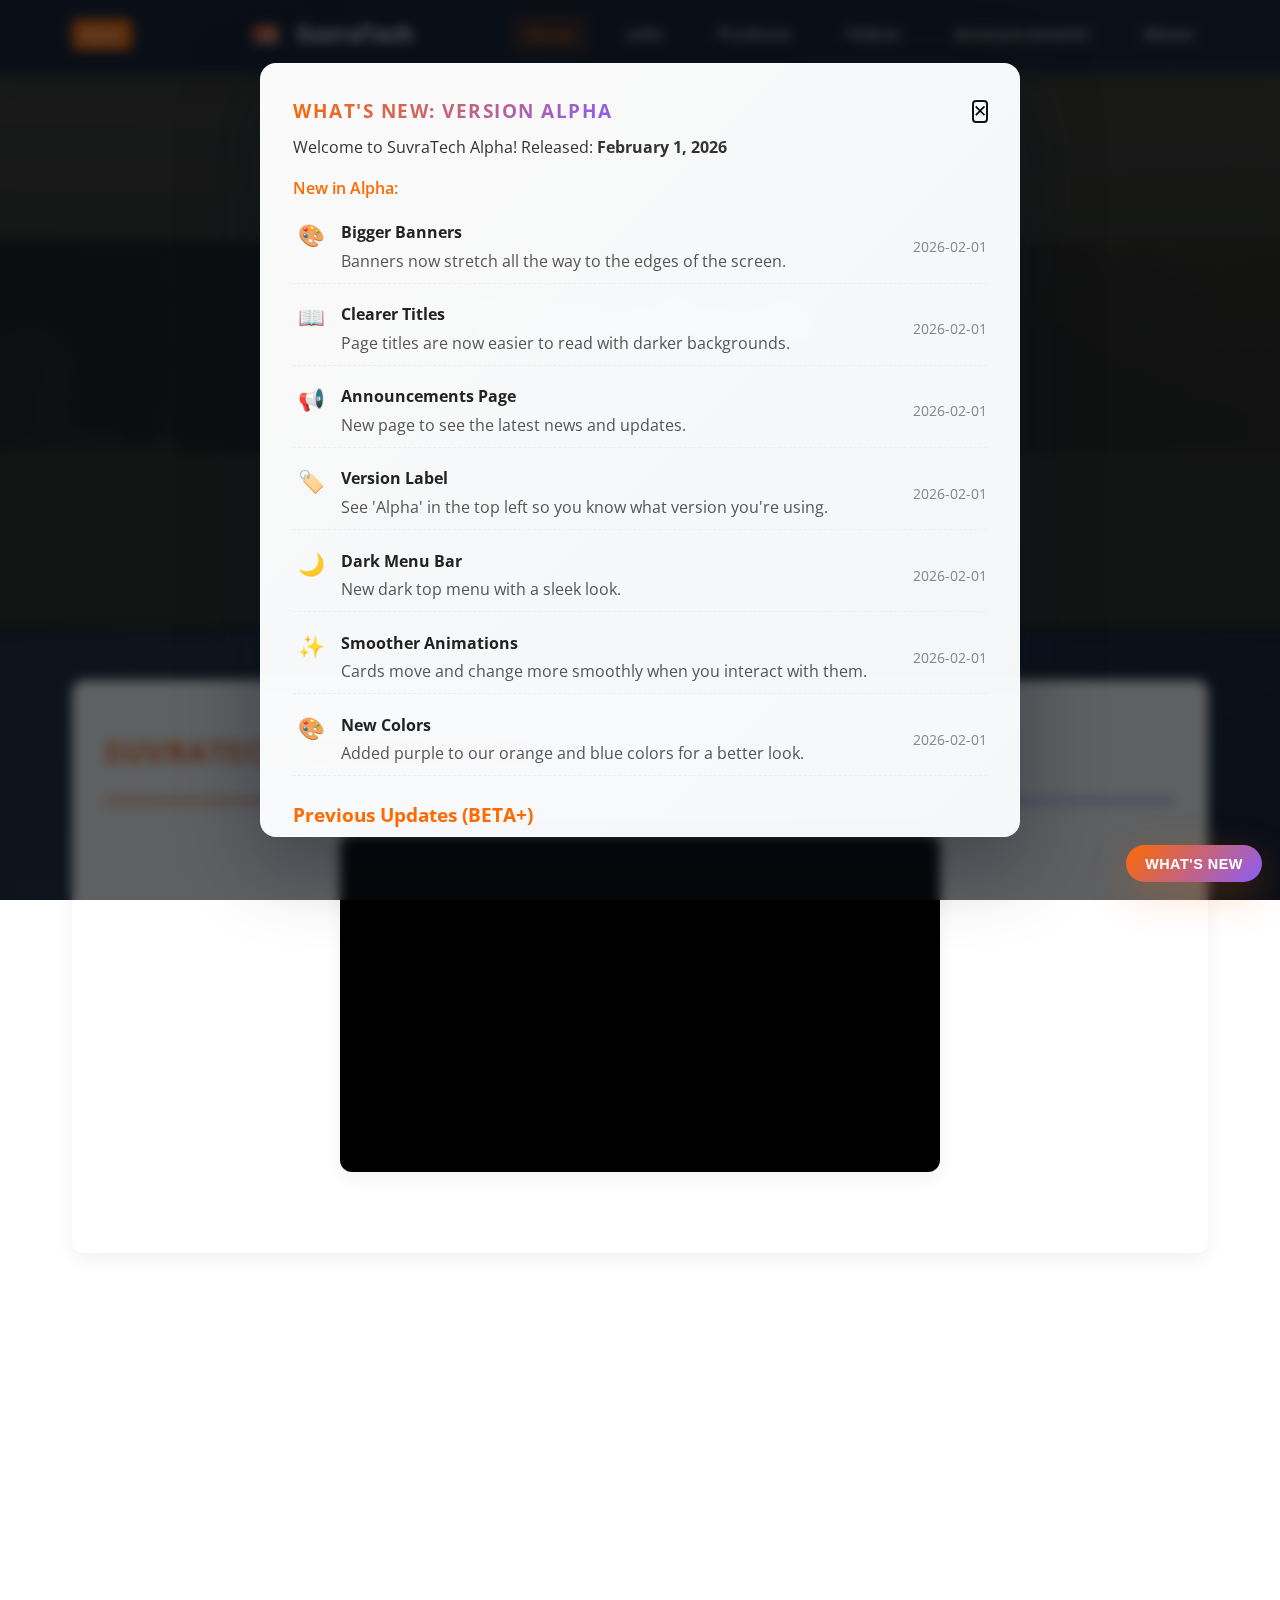
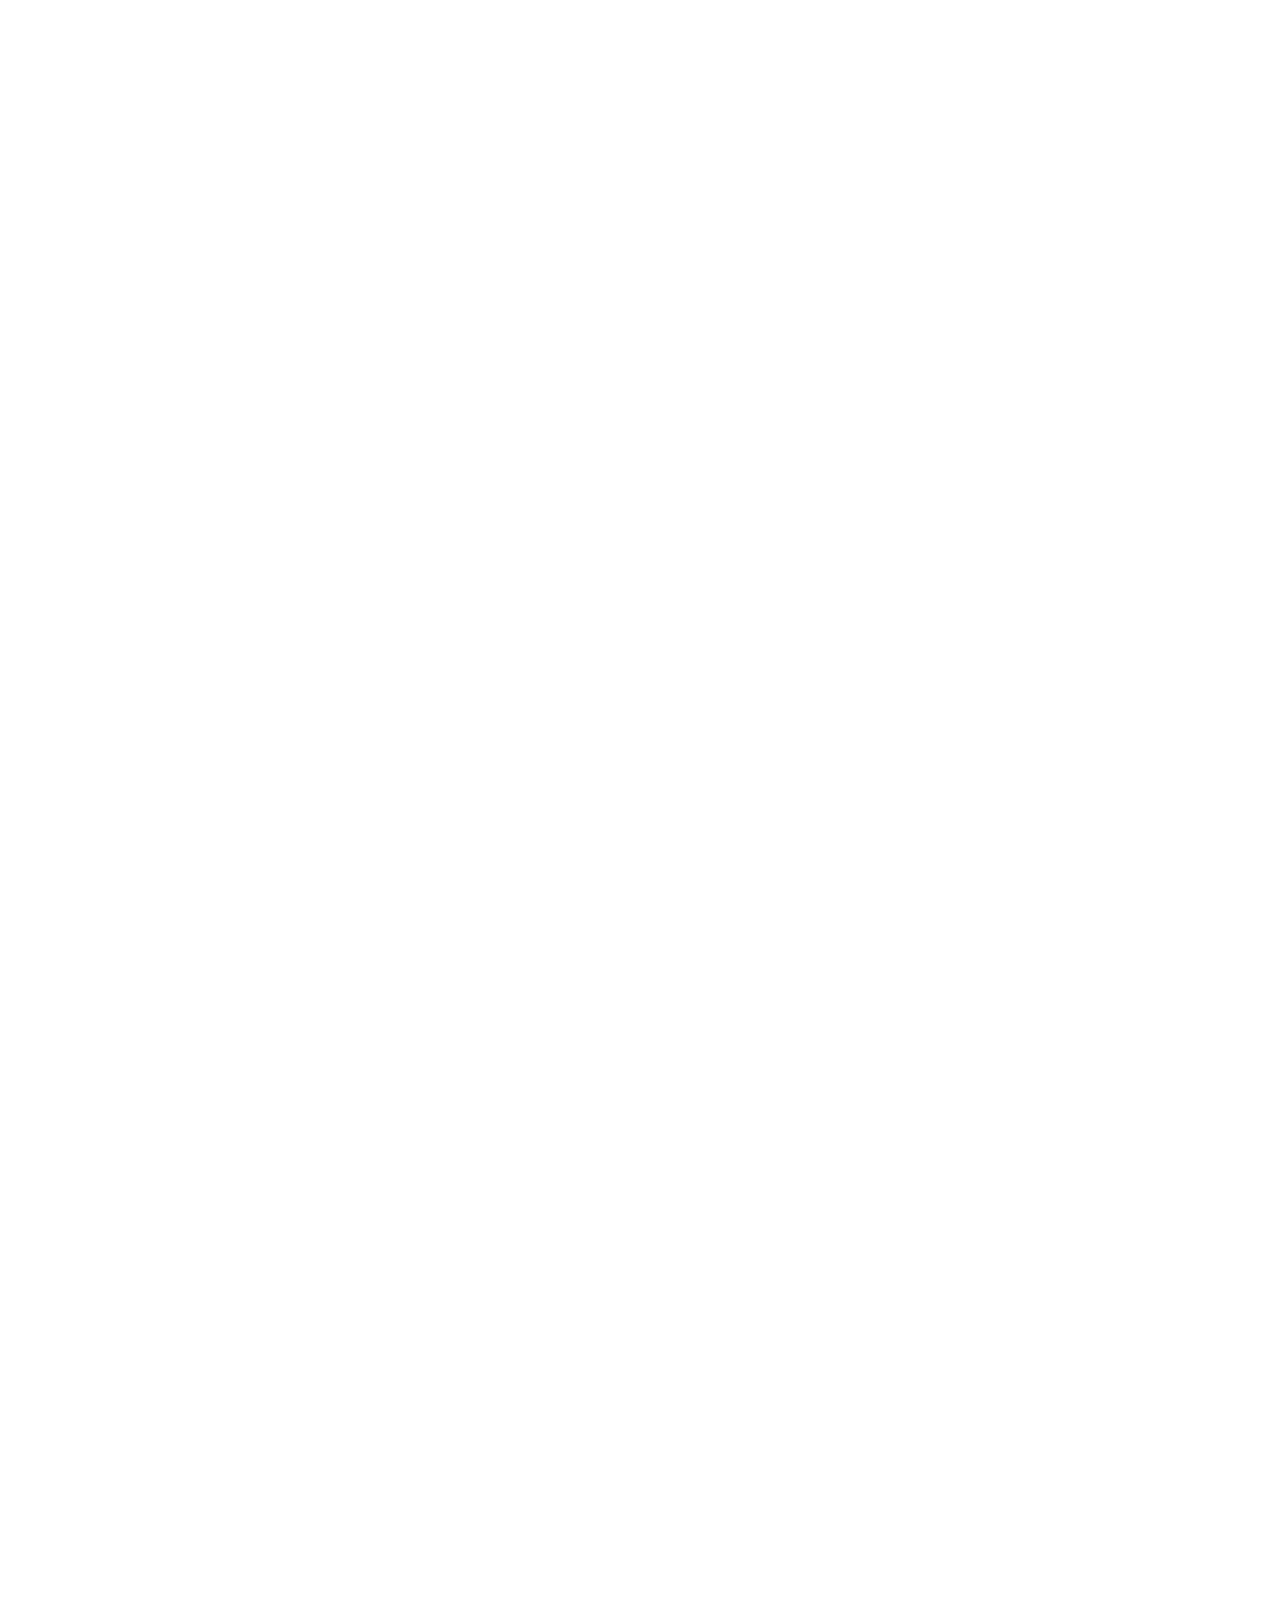
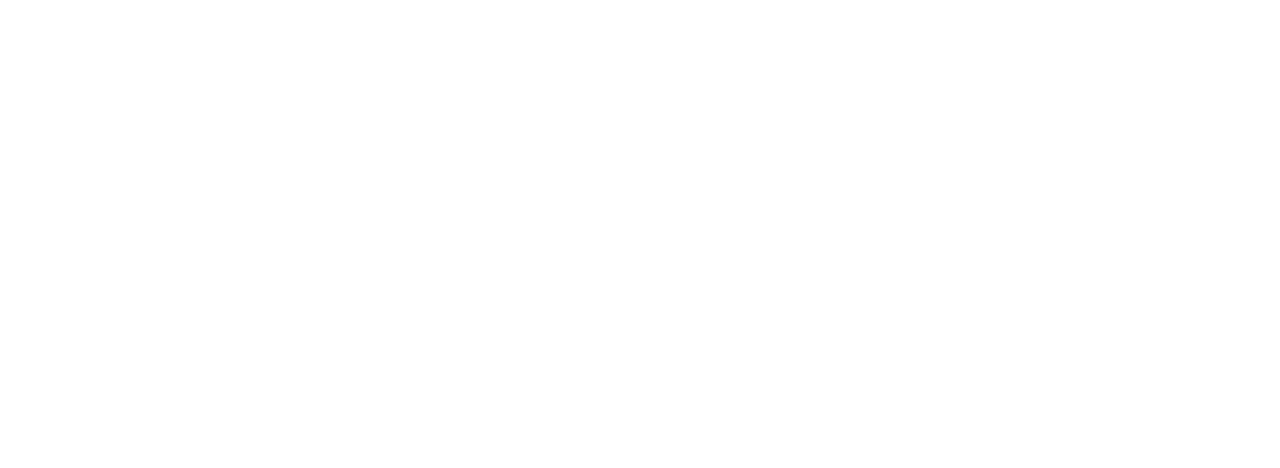
<file: index.html>
<!DOCTYPE html>
<html lang="en">

<head>
    <meta charset="UTF-8">
    <meta name="viewport" content="width=device-width, initial-scale=1.0">
    <title>SuvraTech Website</title>
    <meta name="description" content="SuvraTech — Digital Technology. Products, careers, and updates from SuvraTech.">
    <meta name="theme-color" content="#ff6a00">
    <link rel="icon" href="logo.png">
    <link rel="preconnect" href="https://fonts.googleapis.com">
    <link rel="preconnect" href="https://fonts.gstatic.com" crossorigin>
    <link href="https://fonts.googleapis.com/css2?family=Open+Sans:wght@300;400;600;700;800&display=swap"
        rel="stylesheet">
    <link rel="stylesheet" href="style.css">
</head>

<body>
    <!-- Sticky Navigation Bar -->
    <nav class="navbar">
        <div class="nav-container">
            <div class="version-badge">Alpha</div>
            <div class="brand">
                <img src="logo.png" alt="SuvraTech Logo" class="logo-img">
                <span class="brand-name">SuvraTech</span>
            </div>
            <button class="mobile-menu-btn" aria-label="Toggle menu">
                <span class="hamburger"></span>
            </button>
            <div class="nav-menu">
                <a href="index.html" class="nav-link active">Home</a>
                <a href="jobs.html" class="nav-link">Jobs</a>
                <a href="products.html" class="nav-link">Products</a>
                <a href="videos.html" class="nav-link">Videos</a>
                <a href="announcements.html" class="nav-link">Announcements</a>
                <a href="about.html" class="nav-link">About</a>
            </div>
        </div>
    </nav>

    <!-- Hero Section with Banner -->
    <section class="hero-section" id="home">
        <div class="hero-particles"></div>
        <div class="hero-container">
            <img src="SuvraTech Banner.png" alt="SuvraTech Banner" class="hero-banner">
            <div class="hero-content">
                <h1 class="hero-title">SuvraTech</h1>
                <p class="hero-subtitle">We Take Technology to Its Next Era</p>
                <div class="hero-cta">
                    <a href="products.html" class="btn-hero">
                        <span>Explore Products</span>
                        <svg width="20" height="20" viewBox="0 0 24 24" fill="none" stroke="currentColor"
                            stroke-width="2.5" stroke-linecap="round" stroke-linejoin="round">
                            <path d="M5 12h14M12 5l7 7-7 7" />
                        </svg>
                    </a>
                </div>
            </div>
            <div class="hero-accent-bar"></div>
        </div>
    </section>


    <!-- Main Content -->
    <main class="main-content">
        <!-- SuvraTech Introduction Video -->
        <section class="content-section newest-video-section">
            <h2>SuvraTech Introduction</h2>
            <hr class="section-divider">
            <div class="intro-video-wrapper">
                <div class="video-container">
                    <iframe width="100%" height="500" src="https://www.youtube.com/embed/BoIiSRxO-gE"
                        title="SuvraTech Introduction" frameborder="0"
                        allow="accelerometer; autoplay; clipboard-write; encrypted-media; gyroscope; picture-in-picture"
                        allowfullscreen></iframe>
                </div>
            </div>
        </section>

        <!-- Welcome Section -->
        <section class="content-section welcome-section">
            <h2>Welcome to SuvraTech!</h2>
            <p>At SuvraTech, we are committed to delivering advanced technology solutions that drive measurable impact
                and long-term value. With a focus on innovation, reliability, and excellence, we create products that
                are advanced, high quality, and reasonably priced.</p>

            <div class="feature-list">
                <div class="feature-item">
                    <div class="feature-icon">
                        <svg width="20" height="20" viewBox="0 0 24 24" fill="none" stroke="white" stroke-width="2"
                            stroke-linecap="round" stroke-linejoin="round">
                            <path d="M12 2L2 7l10 5 10-5-10-5z" />
                            <path d="M2 17l10 5 10-5" />
                            <path d="M2 12l10 5 10-5" />
                        </svg>
                    </div>
                    <div class="feature-text">
                        <h4>Innovation First</h4>
                        <p>Cutting-edge technology solutions</p>
                    </div>
                </div>
                <div class="feature-item">
                    <div class="feature-icon">
                        <svg width="20" height="20" viewBox="0 0 24 24" fill="none" stroke="white" stroke-width="2"
                            stroke-linecap="round" stroke-linejoin="round">
                            <path d="M22 11.08V12a10 10 0 1 1-5.93-9.14" />
                            <polyline points="22 4 12 14.01 9 11.01" />
                        </svg>
                    </div>
                    <div class="feature-text">
                        <h4>Quality Assured</h4>
                        <p>Rigorous testing & premium standards</p>
                    </div>
                </div>
                <div class="feature-item">
                    <div class="feature-icon">
                        <svg width="20" height="20" viewBox="0 0 24 24" fill="none" stroke="white" stroke-width="2"
                            stroke-linecap="round" stroke-linejoin="round">
                            <circle cx="12" cy="12" r="10" />
                            <path
                                d="M8.56 2.75c4.37 6.03 6.02 9.42 8.03 17.72m2.54-15.38c-3.72 4.35-8.94 5.66-16.88 5.85m19.5 1.9c-3.5-.93-6.63-.82-8.94 0-2.58.92-5.01 2.86-7.44 6.32" />
                        </svg>
                    </div>
                    <div class="feature-text">
                        <h4>Fair Pricing</h4>
                        <p>Great value for your investment</p>
                    </div>
                </div>
            </div>
        </section>

        <!-- Socials Section -->
        <section class="content-section socials-section" id="socials">
            <h2>Our Socials!</h2>
            <hr class="section-divider">
            <div class="social-cards">
                <a href="https://www.youtube.com/@SuvraTechYT" target="_blank" rel="noopener noreferrer"
                    class="social-card youtube">
                    <div class="social-icon">
                        <svg viewBox="0 0 24 24" fill="white">
                            <path
                                d="M23.498 6.186a3.016 3.016 0 0 0-2.122-2.136C19.505 3.545 12 3.545 12 3.545s-7.505 0-9.377.505A3.017 3.017 0 0 0 .502 6.186C0 8.07 0 12 0 12s0 3.93.502 5.814a3.016 3.016 0 0 0 2.122 2.136c1.871.505 9.376.505 9.376.505s7.505 0 9.377-.505a3.015 3.015 0 0 0 2.122-2.136C24 15.93 24 12 24 12s0-3.93-.502-5.814zM9.545 15.568V8.432L15.818 12l-6.273 3.568z" />
                        </svg>
                    </div>
                    <div class="social-info">
                        <span class="social-name">YouTube</span>
                        <span class="social-handle">@SuvraTechYT</span>
                    </div>
                </a>
            </div>
        </section>

        <!-- Next Product Section -->
        <section class="content-section next-product-section" id="products">
            <h2>Next Product:</h2>
            <hr class="section-divider">
            <div style="text-align:center;">
                <div style="margin-top:0.6rem;"><span class="coming-soon">COMING SOON</span></div>
            </div>
        </section>

        <!-- Newest Products Section -->
        <section class="content-section newest-products-section">
            <h2>Newest Products!</h2>
            <hr class="section-divider">
            <div style="text-align:center;"><span class="coming-soon">COMING SOON</span></div>
        </section>
    </main>
    <!-- Whats New Modal (shown on first visit) -->
    <div id="whats-new-modal" class="modal" role="dialog" aria-modal="true" aria-labelledby="whats-new-title"
        aria-hidden="true" data-updates-version="2026-02-01-alpha">
        <div class="modal-overlay" data-modal-close></div>
        <div class="modal-panel" role="document">
            <header class="modal-header">
                <h2 id="whats-new-title">What's New: Version Alpha</h2>
                <button class="modal-close" aria-label="Close what's new">✕</button>
            </header>
            <div class="modal-body">
                <p class="muted">Welcome to SuvraTech Alpha! Released: <strong>February 1, 2026</strong></p>
                <p style="margin-top: 1rem; color: var(--brand-orange); font-weight: 600;">New in Alpha:</p>
                <ul class="whats-new-list">
                    <li><strong>Full-Width Hero Banners</strong> — Hero sections now extend to the edges of the screen for a more immersive experience.</li>
                    <li><strong>Improved Hero Text Readability</strong> — Darkened backgrounds and white hero titles make page topics much clearer and easier to understand.</li>
                    <li><strong>Announcements Tab</strong> — New dedicated announcements page to stay updated on SuvraTech news and releases.</li>
                    <li><strong>Version Badge</strong> — Alpha indicator in the top-left navbar so you always know which version you're using.</li>
                    <li><strong>Dark Theme Navbar</strong> — Sleek dark navigation with glassmorphism effects and updated styling.</li>
                    <li><strong>Enhanced Card Animations</strong> — Smoother hover effects and improved visual depth across all content cards.</li>
                    <li><strong>Modern Color Palette</strong> — Added purple accent color alongside orange and blue for a more sophisticated look.</li>
                </ul>
                <h3 style="margin-top: 1.5rem; color: var(--brand-orange);">Previous Updates (BETA+)</h3>
                <ul class="whats-new-list">
                    <li><strong>Enhanced website</strong> — improved overall design and functionality.</li>
                    <li><strong>The new videos tab</strong> — explore our top videos and latest content in one place.</li>
                    <li><strong>Introduction video on the home page</strong> — watch our intro video right on the home page.</li>
                </ul>
                <h3 style="margin-top: 1.5rem; color: var(--brand-orange);">Previous Updates (BETA)</h3>
                <ul class="whats-new-list">
                    <li><strong>Improved hero animation</strong> — subtle slow-zoom and parallax for depth.</li>
                    <li><strong>Consistent banner layout</strong> — unified hero across pages.</li>
                    <li><strong>Responsive design tweaks</strong> — improved small-screen spacing.</li>
                </ul>
            </div>
            <footer class="modal-footer">
                <label class="dont-show">
                    <input type="checkbox" id="dont-show-again"> Don't show this again
                </label>
                <button class="btn btn-primary modal-close" data-action="close">Continue</button>
            </footer>
        </div>
    </div>

    <script src="scripts.js"></script>
    <!-- Quick open button for What's New -->
    <button id="show-whats-new" class="whats-new-button" aria-label="Show What's New">What's New</button>
</body>

</html>
</file>
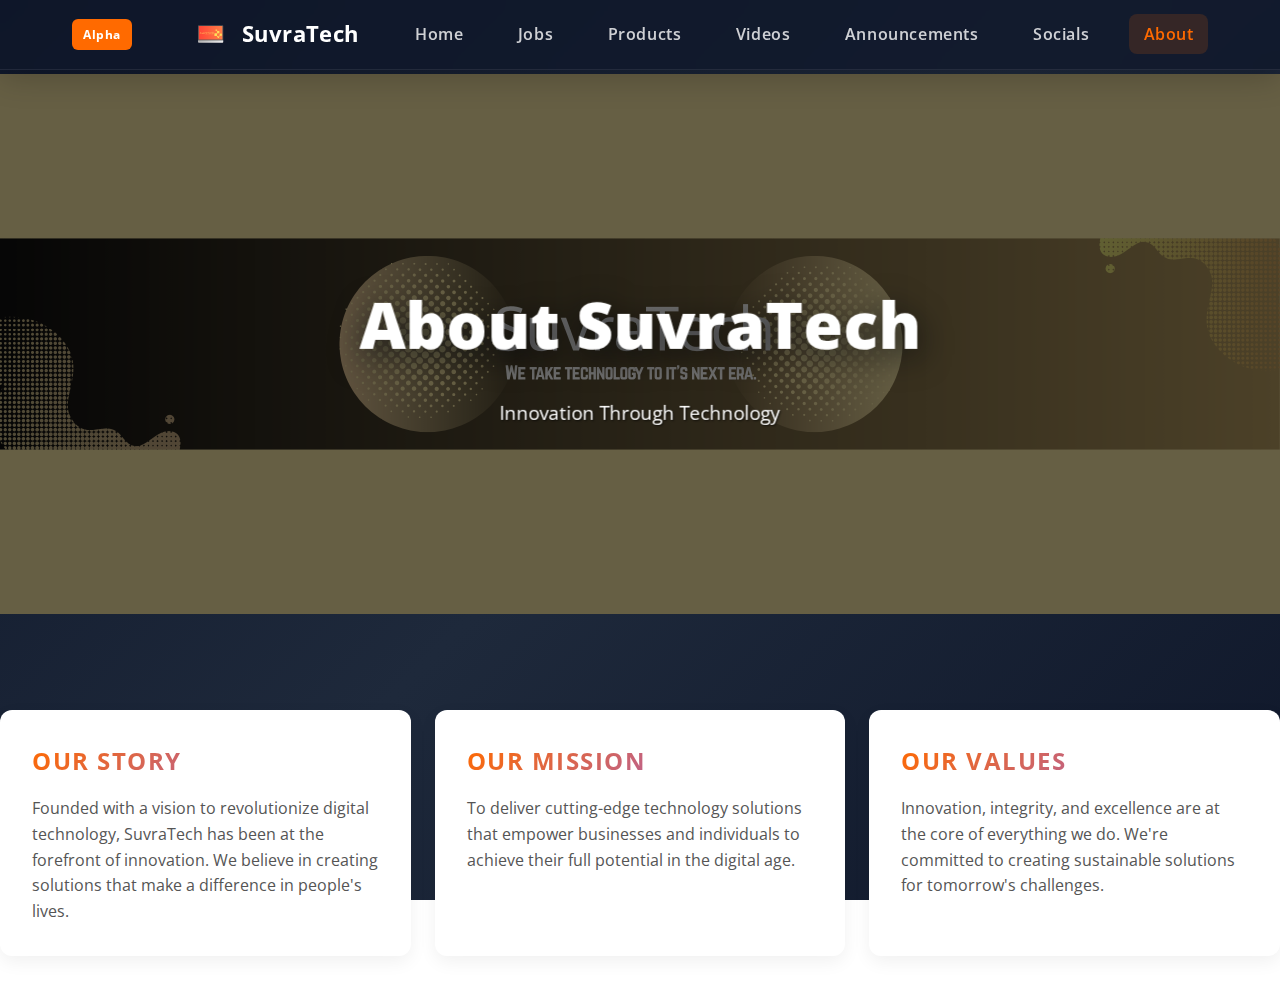
<file: about.html>
<!DOCTYPE html>
<html lang="en">

<head>
    <meta charset="UTF-8">
    <meta name="viewport" content="width=device-width, initial-scale=1.0">
    <title>About - SuvraTech</title>
    <meta name="description" content="About SuvraTech — Our story, mission, and values.">
    <meta name="theme-color" content="#ff6a00">
    <link rel="icon" href="logo.png">
    <link rel="preconnect" href="https://fonts.googleapis.com">
    <link rel="preconnect" href="https://fonts.gstatic.com" crossorigin>
    <link href="https://fonts.googleapis.com/css2?family=Open+Sans:wght@300;400;600;700;800&display=swap" rel="stylesheet">
    <link rel="stylesheet" href="style.css">
</head>

<body>
    <!-- Sticky Navigation Bar -->
    <nav class="navbar">
        <div class="nav-container">
            <div class="version-badge">Alpha</div>
            <div class="brand">
                <img src="logo.png" alt="SuvraTech Logo" class="logo-img">
                <span class="brand-name">SuvraTech</span>
            </div>
            <button class="mobile-menu-btn" aria-label="Toggle menu">
                <span class="hamburger"></span>
            </button>
            <div class="nav-menu">
                <a href="index.html" class="nav-link">Home</a>
                <a href="jobs.html" class="nav-link">Jobs</a>
                <a href="products.html" class="nav-link">Products</a>
                <a href="videos.html" class="nav-link">Videos</a>
                <a href="announcements.html" class="nav-link">Announcements</a>
                <a href="socials.html" class="nav-link">Socials</a>
                <a href="about.html" class="nav-link active">About</a>
            </div>
        </div>
    </nav>

    <!-- About Hero Section -->
    <section class="about-hero-section">
        <div class="hero-container">
            <img src="SuvraTech Banner.png" alt="SuvraTech About Banner" class="hero-banner">
            <div class="hero-content">
                <h1 class="hero-title">About SuvraTech</h1>
                <p class="hero-subtitle">Innovation Through Technology</p>
            </div>
        </div>
    </section>

    <!-- About Content Section -->
    <section class="about-content">
        <div class="container">
            <div class="about-grid">
                <div class="about-item">
                    <h2>Our Story</h2>
                    <p>Founded with a vision to revolutionize digital technology, SuvraTech has been at the forefront of innovation. We believe in creating solutions that make a difference in people's lives.</p>
                </div>
                <div class="about-item">
                    <h2>Our Mission</h2>
                    <p>To deliver cutting-edge technology solutions that empower businesses and individuals to achieve their full potential in the digital age.</p>
                </div>
                <div class="about-item">
                    <h2>Our Values</h2>
                    <p>Innovation, integrity, and excellence are at the core of everything we do. We're committed to creating sustainable solutions for tomorrow's challenges.</p>
                </div>
            </div>
        </div>
    </section>

    <script src="scripts.js"></script>
</body>

</html>
</file>
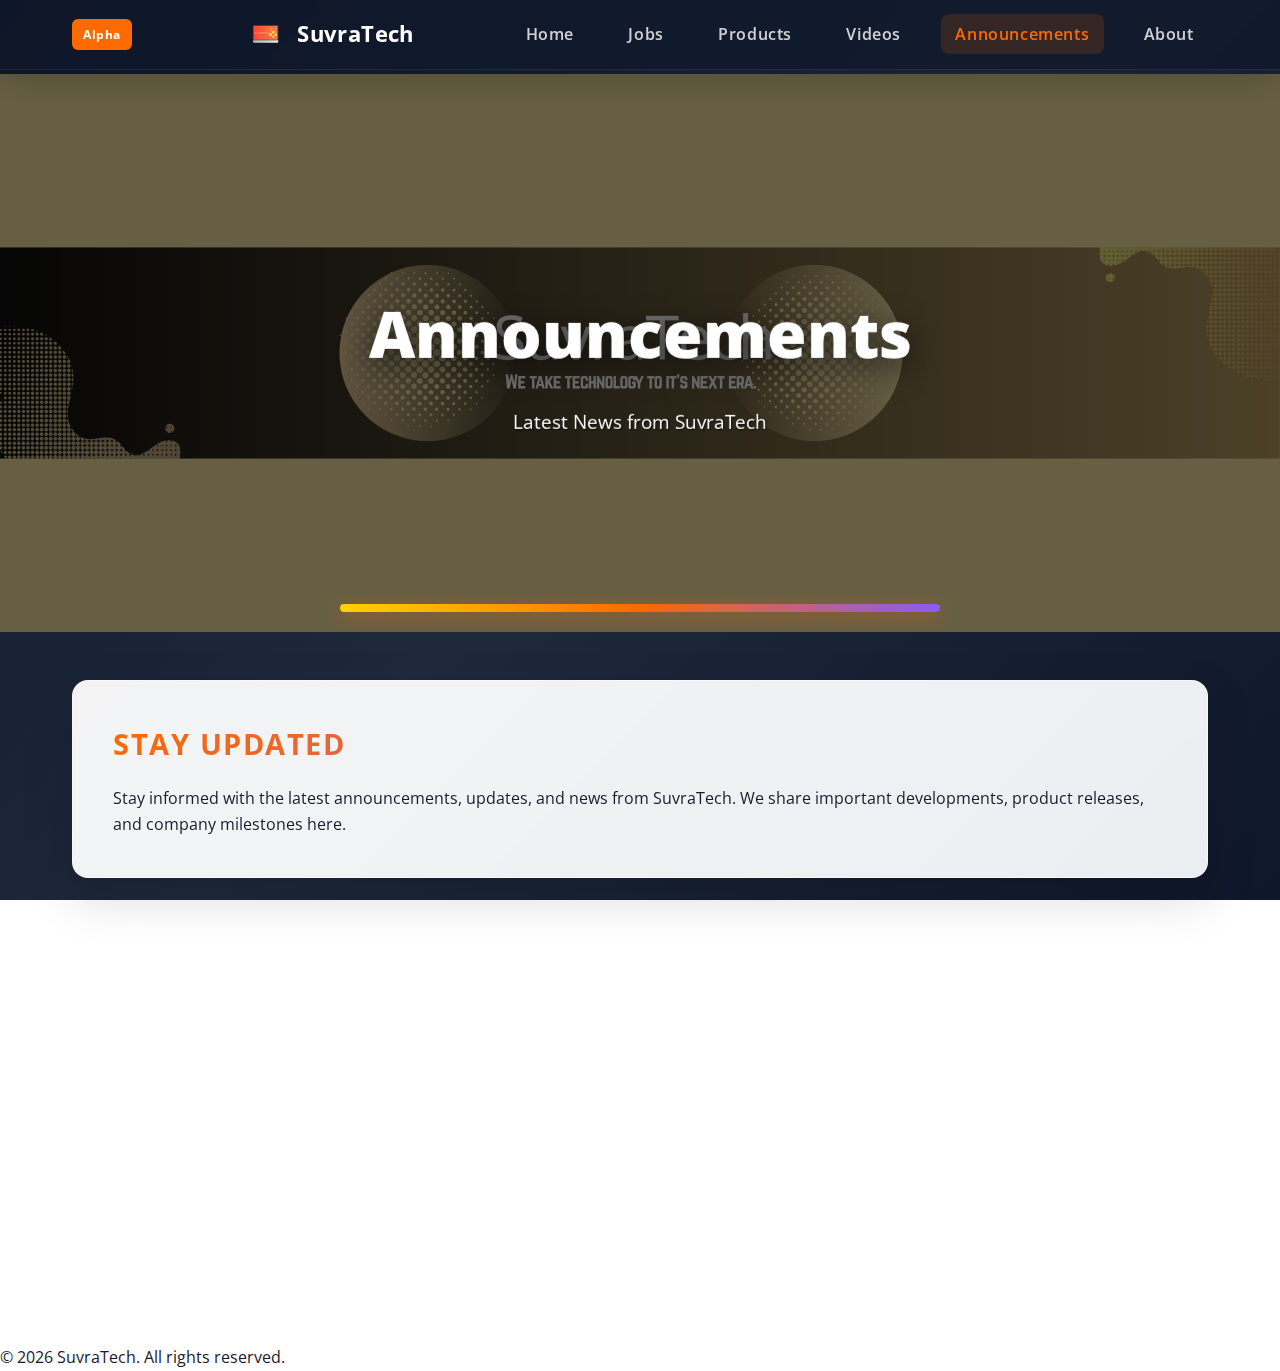
<file: announcements.html>
<!DOCTYPE html>
<html lang="en">

<head>
    <meta charset="UTF-8">
    <meta name="viewport" content="width=device-width, initial-scale=1.0">
    <title>Announcements - SuvraTech</title>
    <meta name="description" content="Latest announcements and updates from SuvraTech.">
    <meta name="theme-color" content="#ff6a00">
    <link rel="icon" href="logo.png">
    <link rel="preconnect" href="https://fonts.googleapis.com">
    <link rel="preconnect" href="https://fonts.gstatic.com" crossorigin>
    <link href="https://fonts.googleapis.com/css2?family=Open+Sans:wght@300;400;600;700;800&display=swap" rel="stylesheet">
    <link rel="stylesheet" href="style.css">
</head>

<body>
    <!-- Sticky Navigation Bar -->
    <nav class="navbar">
        <div class="nav-container">
            <div class="version-badge">Alpha</div>
            <div class="brand">
                <img src="logo.png" alt="SuvraTech Logo" class="logo-img">
                <span class="brand-name">SuvraTech</span>
            </div>
            <button class="mobile-menu-btn" aria-label="Toggle menu">
                <span class="hamburger"></span>
            </button>
            <div class="nav-menu">
                <a href="index.html" class="nav-link">Home</a>
                <a href="jobs.html" class="nav-link">Jobs</a>
                <a href="products.html" class="nav-link">Products</a>
                <a href="videos.html" class="nav-link">Videos</a>
                <a href="announcements.html" class="nav-link active">Announcements</a>
                <a href="about.html" class="nav-link">About</a>
            </div>
        </div>
    </nav>

    <!-- Announcements Hero Section -->
    <section class="announcements-hero-section">
        <div class="hero-container">
            <img src="SuvraTech Banner.png" alt="SuvraTech Announcements Banner" class="hero-banner">
            <div class="hero-content">
                <h1 class="hero-title">Announcements</h1>
                <p class="hero-subtitle">Latest News from SuvraTech</p>
            </div>
            <div class="hero-accent-bar"></div>
        </div>
    </section>

    <!-- Main Announcements Content -->
    <main class="main-content">
        <!-- Announcements Introduction -->
        <section class="content-section announcements-intro-section">
            <h2>Stay Updated</h2>
            <p>Stay informed with the latest announcements, updates, and news from SuvraTech. We share important developments, product releases, and company milestones here.</p>
        </section>

        <!-- Announcements List -->
        <section class="content-section announcements-list-section">
            <h2>Recent Announcements</h2>
            <hr class="section-divider">
            <div class="announcement-item">
                <h3>Update Alpha</h3>
                <p class="announcement-date">DATE NOT DECIDED</p>
                <p>TEXT</p>
            </div>
        </section>
    </main>

    <!-- Footer -->
    <footer class="footer">
        <p>&copy; 2026 SuvraTech. All rights reserved.</p>
    </footer>

    <script src="scripts.js"></script>
</body>

</html>
</file>
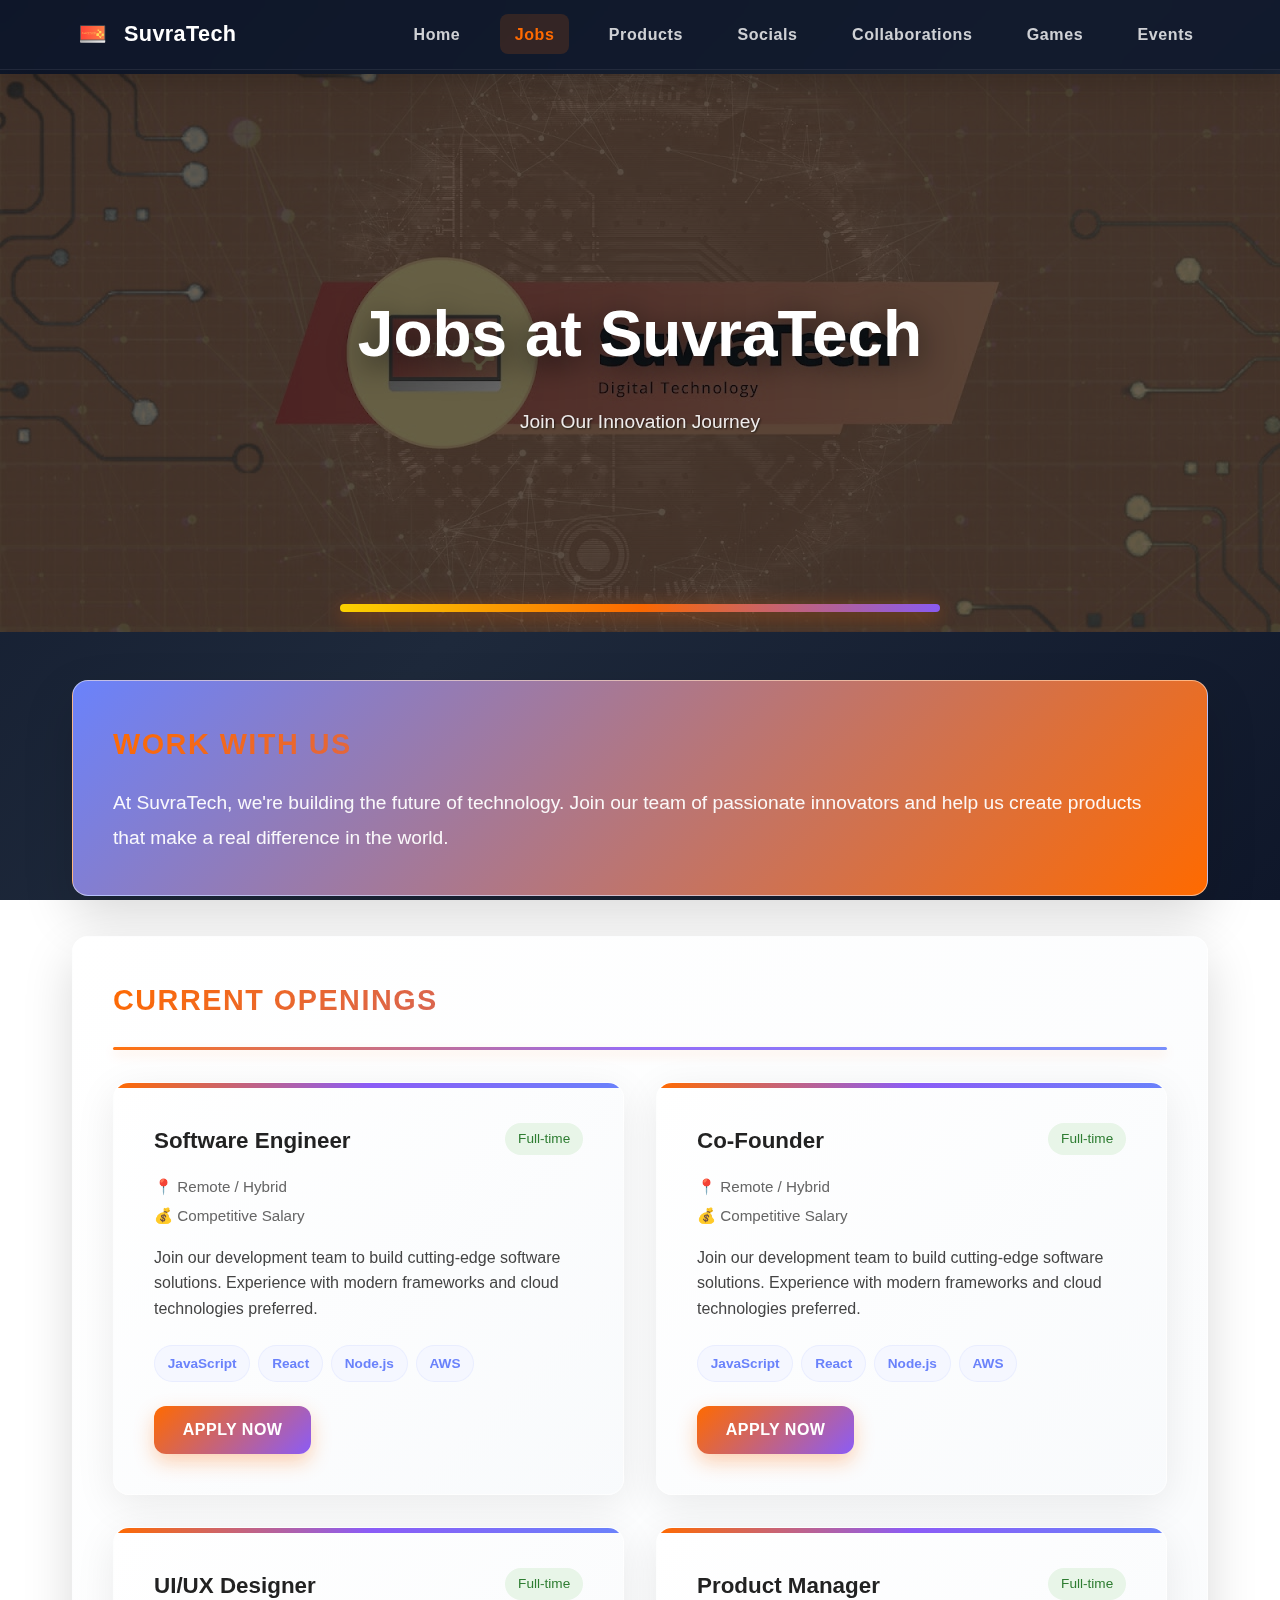
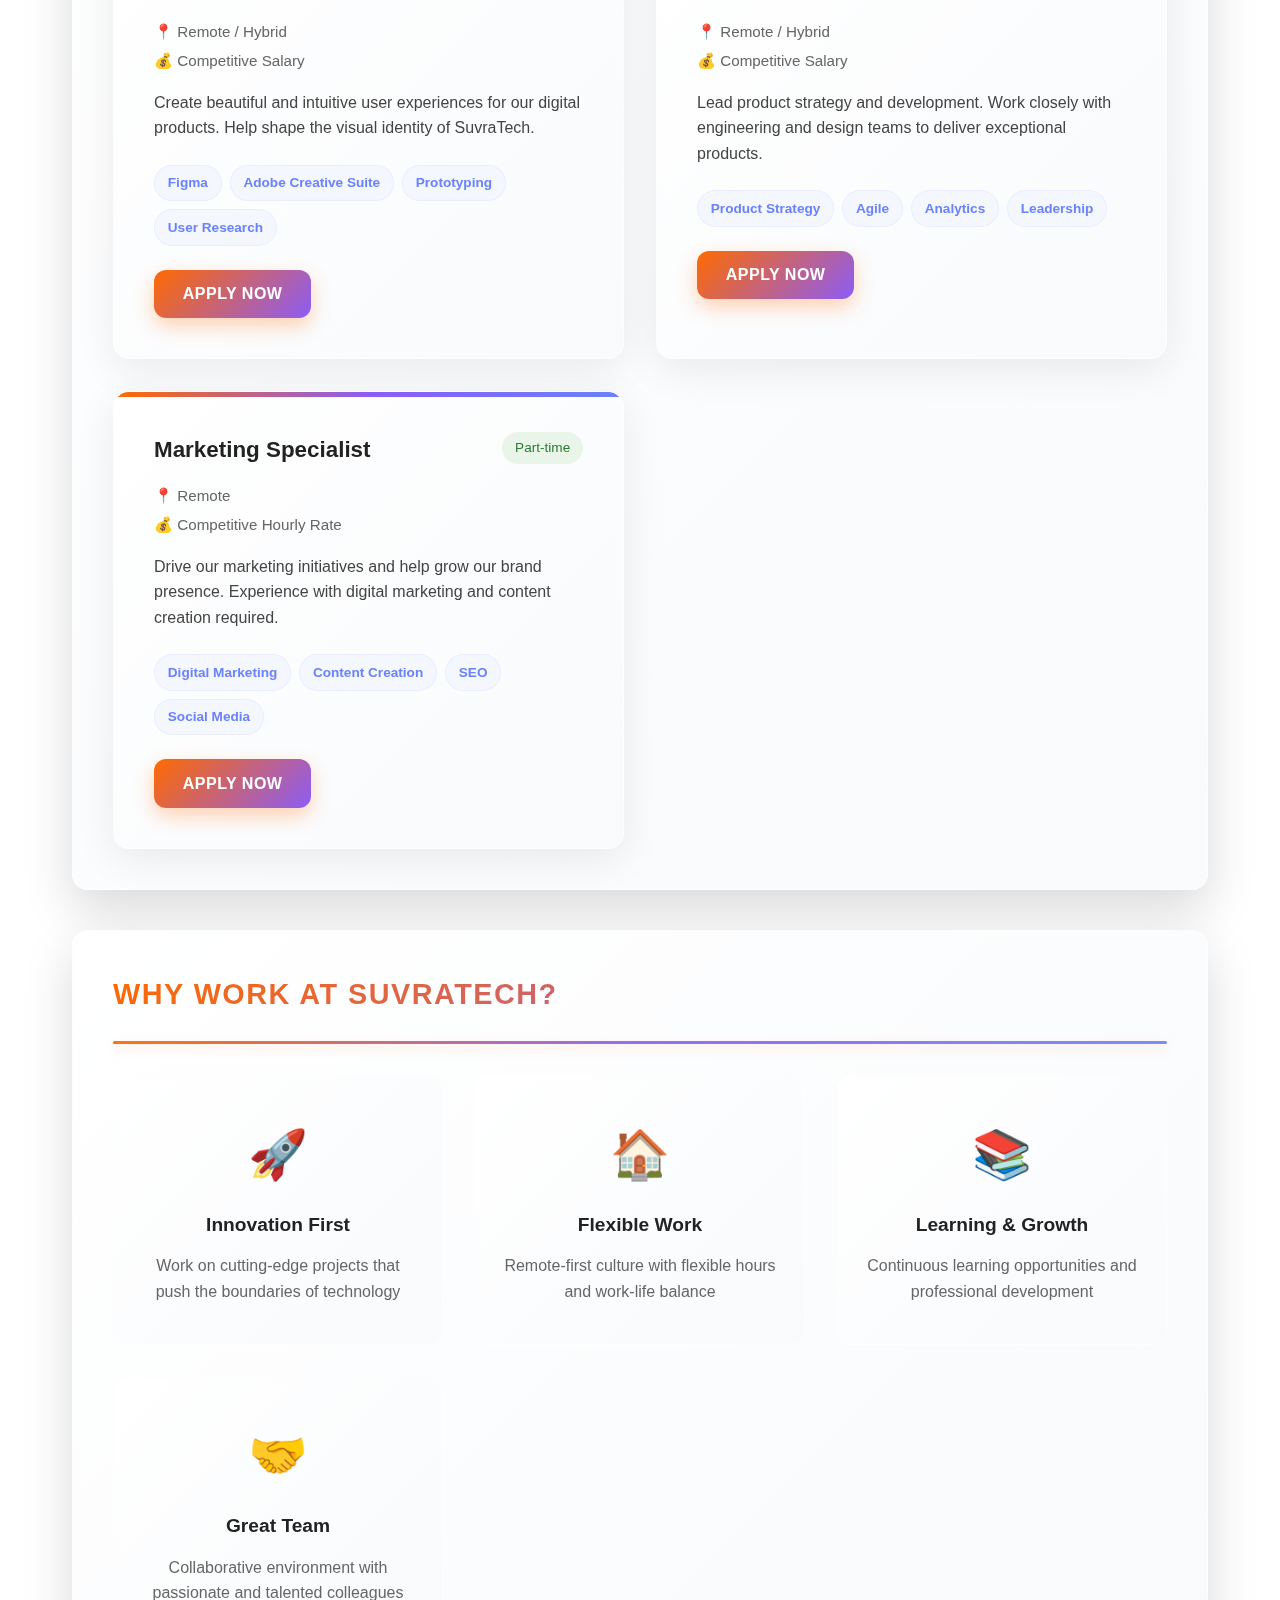
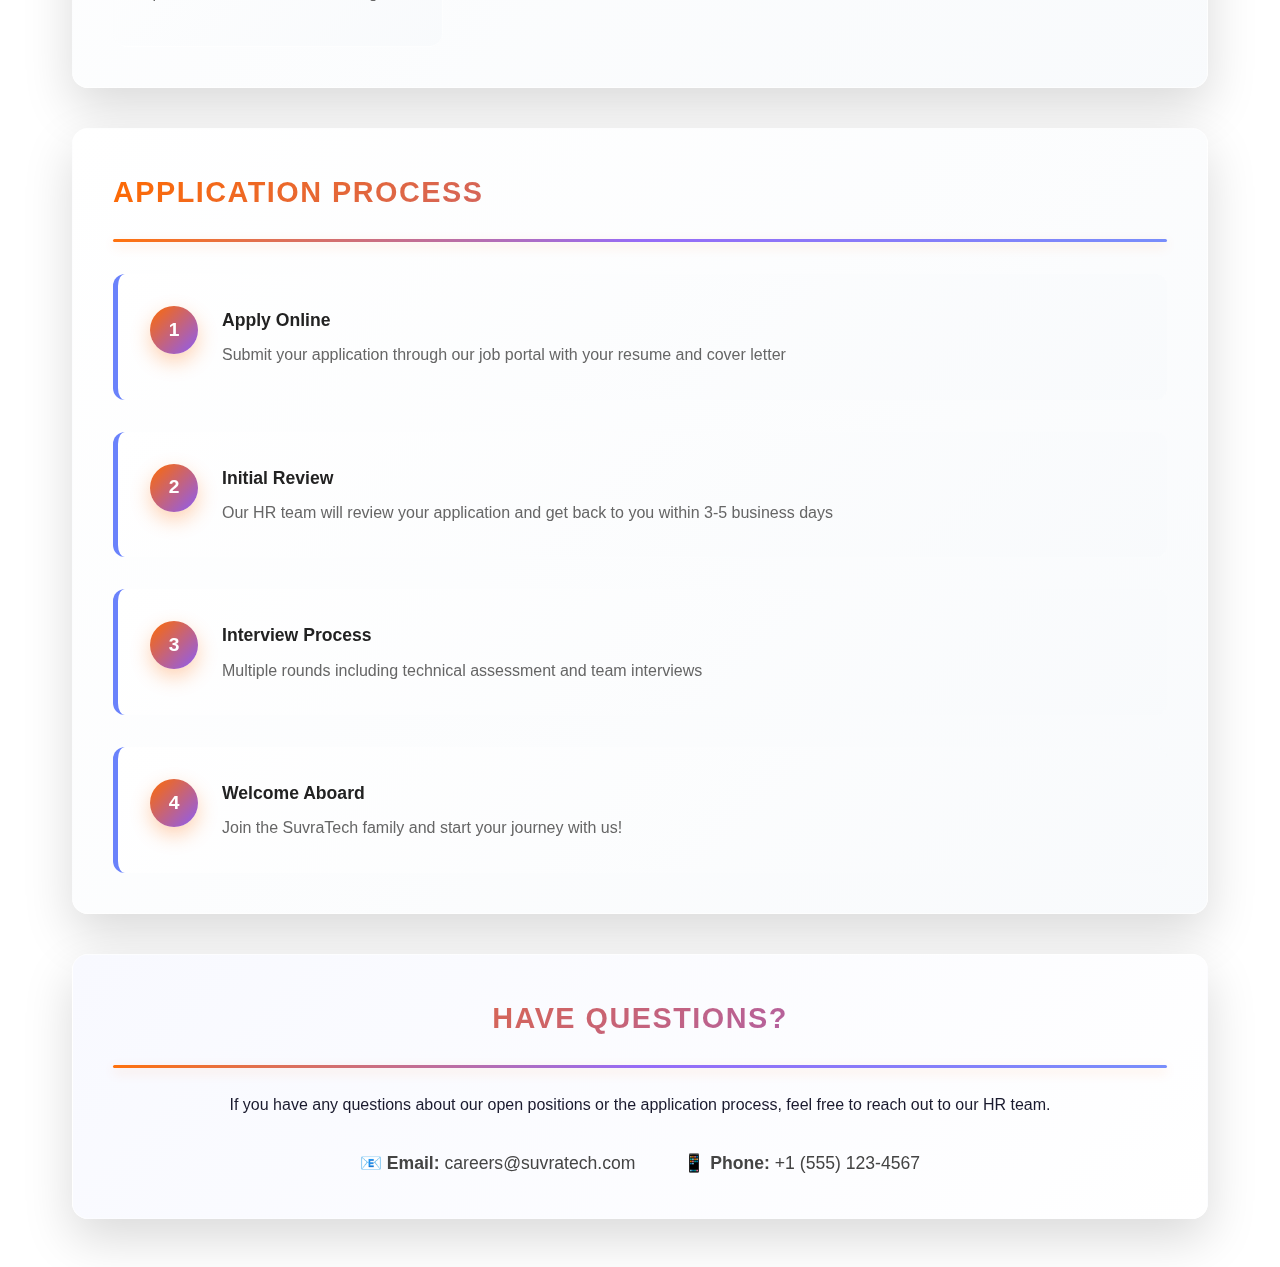
<file: jobs.html>
<!DOCTYPE html>
<html lang="en">

<head>
    <meta charset="UTF-8">
    <meta name="viewport" content="width=device-width, initial-scale=1.0">
    <title>Jobs - SuvraTech</title>
    <link rel="stylesheet" href="style.css">
</head>

<body>
    <!-- Sticky Navigation Bar -->
    <nav class="navbar">
        <div class="nav-container">
            <div class="brand">
                <img src="logo.png" alt="SuvraTech Logo" class="logo-img">
                <span class="brand-name">SuvraTech</span>
            </div>
            <div class="nav-menu">
                <a href="index.html" class="nav-link">Home</a>
                <a href="jobs.html" class="nav-link active">Jobs</a>
                <a href="index.html#products" class="nav-link">Products</a>
                <a href="index.html#socials" class="nav-link">Socials</a>
                <a href="#collaborations" class="nav-link">Collaborations</a>
                <a href="#games" class="nav-link">Games</a>
                <a href="#events" class="nav-link">Events</a>
            </div>
        </div>
    </nav>

    <!-- Jobs Hero Section -->
    <section class="jobs-hero-section">
        <div class="hero-container">
            <img src="banner.png" alt="SuvraTech Jobs Banner" class="hero-banner">
            <div class="hero-content">
                <h1 class="hero-title">Jobs at SuvraTech</h1>
                <p class="hero-subtitle">Join Our Innovation Journey</p>
            </div>
            <div class="hero-accent-bar"></div>
        </div>
    </section>

    <!-- Main Jobs Content -->
    <main class="main-content">
        <!-- Jobs Introduction -->
        <section class="content-section jobs-intro-section">
            <h2>Work With Us</h2>
            <p>At SuvraTech, we're building the future of technology. Join our team of passionate innovators and help us
                create products that make a real difference in the world.</p>
        </section>

        <!-- Current Openings -->
        <section class="content-section current-openings-section">
            <h2>Current Openings</h2>
            <hr class="section-divider">

            <div class="jobs-grid">
                <!-- Job Card 1 -->
                <div class="job-card">
                    <div class="job-header">
                        <h3 class="job-title">Software Engineer</h3>
                        <span class="job-type">Full-time</span>
                    </div>
                    <div class="job-details">
                        <p class="job-location">📍 Remote / Hybrid</p>
                        <p class="job-salary">💰 Competitive Salary</p>
                    </div>
                    <p class="job-description">
                        Join our development team to build cutting-edge software solutions. Experience with modern
                        frameworks and cloud technologies preferred.
                    </p>
                    <div class="job-skills">
                        <span class="skill-tag">JavaScript</span>
                        <span class="skill-tag">React</span>
                        <span class="skill-tag">Node.js</span>
                        <span class="skill-tag">AWS</span>
                    </div>
                    <button class="apply-btn">Apply Now</button>
                </div>

                 <div class="job-card">
                    <div class="job-header">
                        <h3 class="job-title">Co-Founder</h3>
                        <span class="job-type">Full-time</span>
                    </div>
                    <div class="job-details">
                        <p class="job-location">📍 Remote / Hybrid</p>
                        <p class="job-salary">💰 Competitive Salary</p>
                    </div>
                    <p class="job-description">
                        Join our development team to build cutting-edge software solutions. Experience with modern
                        frameworks and cloud technologies preferred.
                    </p>
                    <div class="job-skills">
                        <span class="skill-tag">JavaScript</span>
                        <span class="skill-tag">React</span>
                        <span class="skill-tag">Node.js</span>
                        <span class="skill-tag">AWS</span>
                    </div>
                    <button class="apply-btn">Apply Now</button>
                </div>

                <!-- Job Card 2 -->
                <div class="job-card">
                    <div class="job-header">
                        <h3 class="job-title">UI/UX Designer</h3>
                        <span class="job-type">Full-time</span>
                    </div>
                    <div class="job-details">
                        <p class="job-location">📍 Remote / Hybrid</p>
                        <p class="job-salary">💰 Competitive Salary</p>
                    </div>
                    <p class="job-description">
                        Create beautiful and intuitive user experiences for our digital products. Help shape the visual
                        identity of SuvraTech.
                    </p>
                    <div class="job-skills">
                        <span class="skill-tag">Figma</span>
                        <span class="skill-tag">Adobe Creative Suite</span>
                        <span class="skill-tag">Prototyping</span>
                        <span class="skill-tag">User Research</span>
                    </div>
                    <button class="apply-btn">Apply Now</button>
                </div>

                <!-- Job Card 3 -->
                <div class="job-card">
                    <div class="job-header">
                        <h3 class="job-title">Product Manager</h3>
                        <span class="job-type">Full-time</span>
                    </div>
                    <div class="job-details">
                        <p class="job-location">📍 Remote / Hybrid</p>
                        <p class="job-salary">💰 Competitive Salary</p>
                    </div>
                    <p class="job-description">
                        Lead product strategy and development. Work closely with engineering and design teams to deliver
                        exceptional products.
                    </p>
                    <div class="job-skills">
                        <span class="skill-tag">Product Strategy</span>
                        <span class="skill-tag">Agile</span>
                        <span class="skill-tag">Analytics</span>
                        <span class="skill-tag">Leadership</span>
                    </div>
                    <button class="apply-btn">Apply Now</button>
                </div>

                <!-- Job Card 4 -->
                <div class="job-card">
                    <div class="job-header">
                        <h3 class="job-title">Marketing Specialist</h3>
                        <span class="job-type">Part-time</span>
                    </div>
                    <div class="job-details">
                        <p class="job-location">📍 Remote</p>
                        <p class="job-salary">💰 Competitive Hourly Rate</p>
                    </div>
                    <p class="job-description">
                        Drive our marketing initiatives and help grow our brand presence. Experience with digital
                        marketing and content creation required.
                    </p>
                    <div class="job-skills">
                        <span class="skill-tag">Digital Marketing</span>
                        <span class="skill-tag">Content Creation</span>
                        <span class="skill-tag">SEO</span>
                        <span class="skill-tag">Social Media</span>
                    </div>
                    <button class="apply-btn">Apply Now</button>
                </div>
            </div>
        </section>

        <!-- Company Culture -->
        <section class="content-section culture-section">
            <h2>Why Work at SuvraTech?</h2>
            <hr class="section-divider">

            <div class="benefits-grid">
                <div class="benefit-card">
                    <div class="benefit-icon">🚀</div>
                    <h3>Innovation First</h3>
                    <p>Work on cutting-edge projects that push the boundaries of technology</p>
                </div>

                <div class="benefit-card">
                    <div class="benefit-icon">🏠</div>
                    <h3>Flexible Work</h3>
                    <p>Remote-first culture with flexible hours and work-life balance</p>
                </div>

                <div class="benefit-card">
                    <div class="benefit-icon">📚</div>
                    <h3>Learning & Growth</h3>
                    <p>Continuous learning opportunities and professional development</p>
                </div>

                <div class="benefit-card">
                    <div class="benefit-icon">🤝</div>
                    <h3>Great Team</h3>
                    <p>Collaborative environment with passionate and talented colleagues</p>
                </div>
            </div>
        </section>

        <!-- Application Process -->
        <section class="content-section application-process-section">
            <h2>Application Process</h2>
            <hr class="section-divider">

            <div class="process-steps">
                <div class="step">
                    <div class="step-number">1</div>
                    <div class="step-content">
                        <h3>Apply Online</h3>
                        <p>Submit your application through our job portal with your resume and cover letter</p>
                    </div>
                </div>

                <div class="step">
                    <div class="step-number">2</div>
                    <div class="step-content">
                        <h3>Initial Review</h3>
                        <p>Our HR team will review your application and get back to you within 3-5 business days</p>
                    </div>
                </div>

                <div class="step">
                    <div class="step-number">3</div>
                    <div class="step-content">
                        <h3>Interview Process</h3>
                        <p>Multiple rounds including technical assessment and team interviews</p>
                    </div>
                </div>

                <div class="step">
                    <div class="step-number">4</div>
                    <div class="step-content">
                        <h3>Welcome Aboard</h3>
                        <p>Join the SuvraTech family and start your journey with us!</p>
                    </div>
                </div>
            </div>
        </section>

        <!-- Contact Section -->
        <section class="content-section contact-section">
            <h2>Have Questions?</h2>
            <hr class="section-divider">
            <p>If you have any questions about our open positions or the application process, feel free to reach out to
                our HR team.</p>
            <div class="contact-info">
                <p>📧 <strong>Email:</strong> careers@suvratech.com</p>
                <p>📱 <strong>Phone:</strong> +1 (555) 123-4567</p>
            </div>
        </section>
    </main>
</body>

</html>
</file>
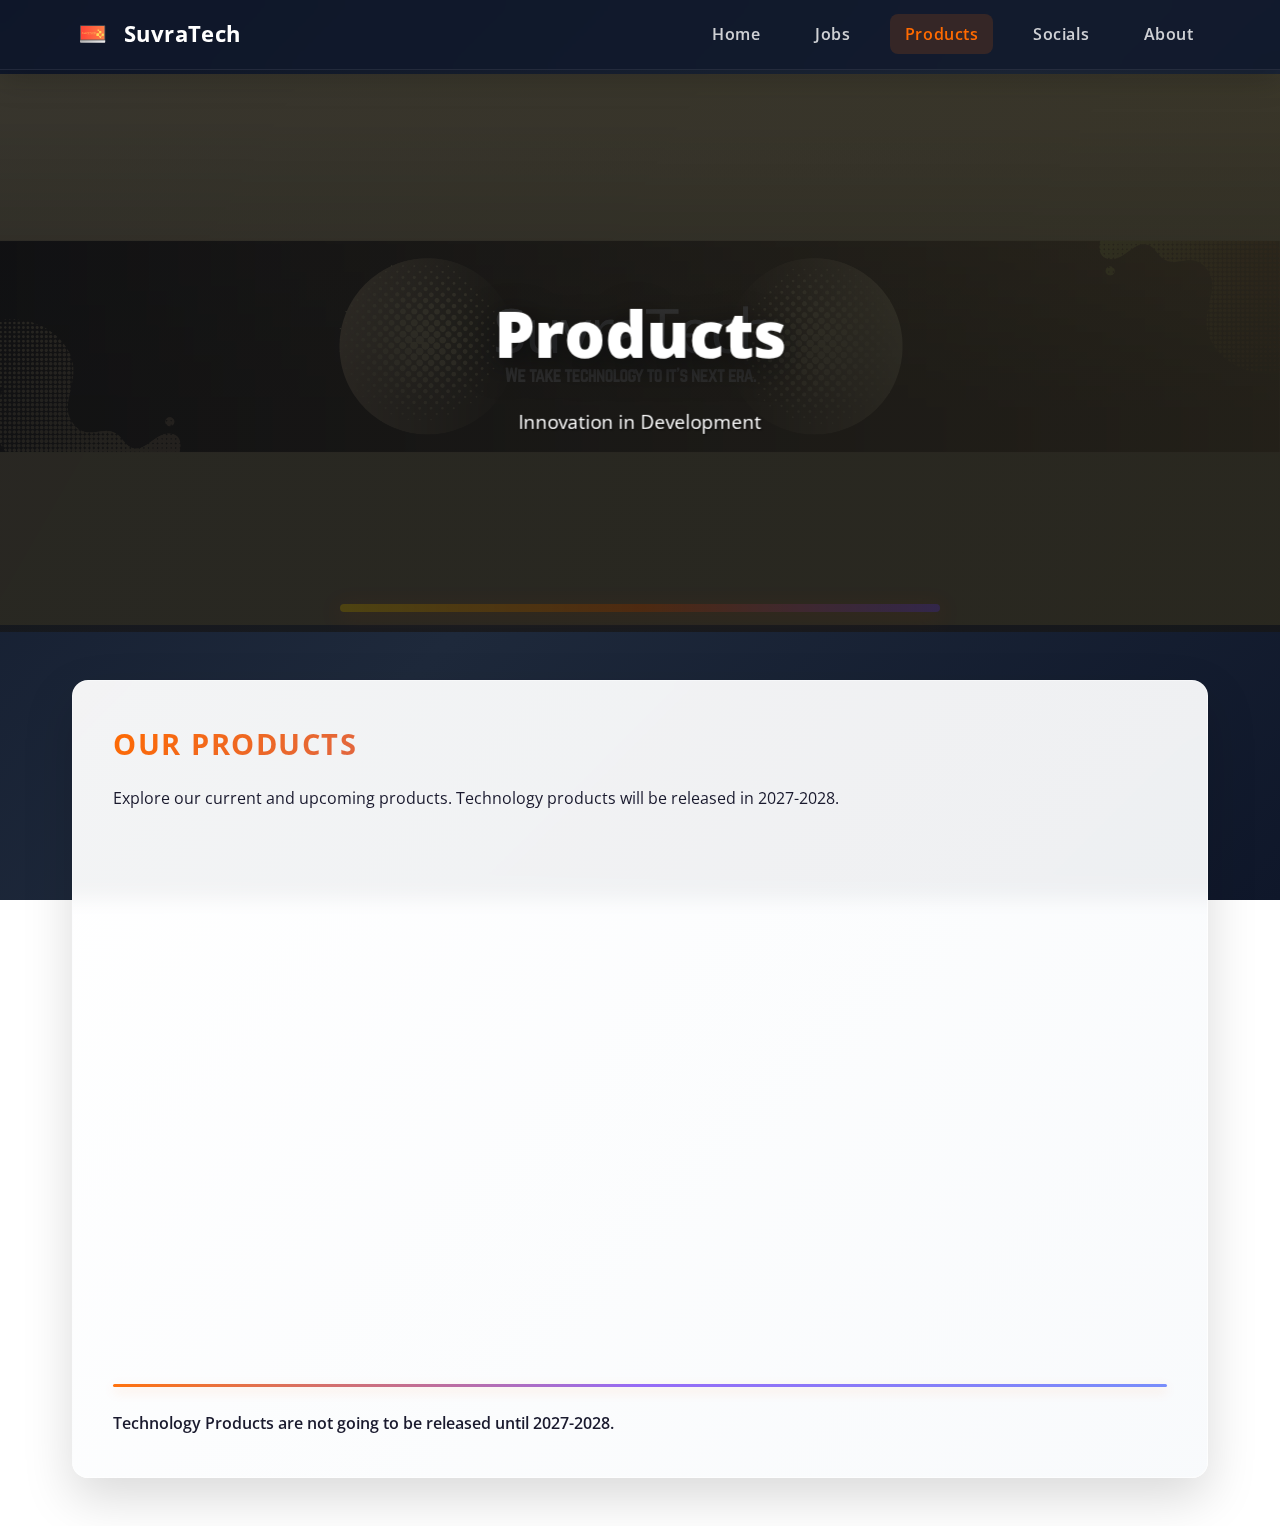
<file: products.html>
<!DOCTYPE html>
<html lang="en">

<head>
    <meta charset="UTF-8">
    <meta name="viewport" content="width=device-width, initial-scale=1.0">
    <title>Products - SuvraTech</title>
    <meta name="description" content="Products from SuvraTech — innovation and upcoming releases.">
    <meta name="theme-color" content="#ff6a00">
    <link rel="icon" href="logo.png">
    <link rel="preconnect" href="https://fonts.googleapis.com">
    <link rel="preconnect" href="https://fonts.gstatic.com" crossorigin>
    <link href="https://fonts.googleapis.com/css2?family=Open+Sans:wght@300;400;600;700;800&display=swap" rel="stylesheet">
    <link rel="stylesheet" href="style.css">
</head>

<body>
    <!-- Sticky Navigation Bar -->
    <nav class="navbar">
        <div class="nav-container">
            <div class="brand">
                <img src="logo.png" alt="SuvraTech Logo" class="logo-img">
                <span class="brand-name">SuvraTech</span>
            </div>
            <button class="mobile-menu-btn" aria-label="Toggle menu">
                <span class="hamburger"></span>
            </button>
            <div class="nav-menu">
                <a href="index.html" class="nav-link">Home</a>
                <a href="jobs.html" class="nav-link">Jobs</a>
                <a href="products.html" class="nav-link active">Products</a>
                <a href="socials.html" class="nav-link">Socials</a>
                <a href="about.html" class="nav-link">About</a>
            </div>
        </div>
    </nav>

    <!-- Products Hero Section -->
    <section class="hero-section">
        <div class="hero-container">
            <img src="SuvraTech Banner.png" alt="SuvraTech Products Banner" class="hero-banner">
            <div class="hero-content">
                <h1 class="hero-title">Products</h1>
                <p class="hero-subtitle">Innovation in Development</p>
            </div>
            <div class="hero-accent-bar"></div>
        </div>
    </section>

    <!-- Main Products Content -->
    <main class="main-content">
        <section class="content-section">
            <h2>Our Products</h2>
            <p class="product-intro">Explore our current and upcoming products. Technology products will be released in 2027-2028.</p>

            <div class="jobs-grid">
                <div class="job-card" style="display:flex; align-items:center; justify-content:center;">
                    <div style="text-align:center; color:#888;">
                        <img src="images/CF1.png" alt="Cellular Future 1" class="product-image" style="max-width:240px; height:auto; border-radius:8px;">
                        <div style="margin-top:0.6rem; font-weight:600;">Cellular Future 1</div>
                        <div><span class="coming-soon">Coming Soon</span></div>
                    </div>
                </div>
                <div class="job-card" style="display:flex; align-items:center; justify-content:center;">
                    <div style="text-align:center; color:#888;">
                        <img src="images/comingsoon.png" alt="Cellular Future 1" class="product-image" style="max-width:240px; height:auto; border-radius:8px;">
                        <div style="margin-top:0.6rem; font-weight:600;"></div>
                        <div><span class="coming-soon">Coming Soon</span></div>
                    </div>
                </div>
                <!-- <div class="job-card" style="display:flex; align-items:center; justify-content:center;">
                    <div style="text-align:center; color:#888;">
                        <div style="width:140px; height:120px; border:2px dashed #eee; border-radius:6px; margin:0 auto 1rem auto;"></div>
                        <div>COMING SOON!!</div>
                    </div>
                </div> -->
            </div>

            <hr class="section-divider">
            <p style="font-weight:600;">Technology Products are not going to be released until 2027-2028.</p>
        </section>
    </main>
    <script src="scripts.js"></script>
</body>

</html>
</file>
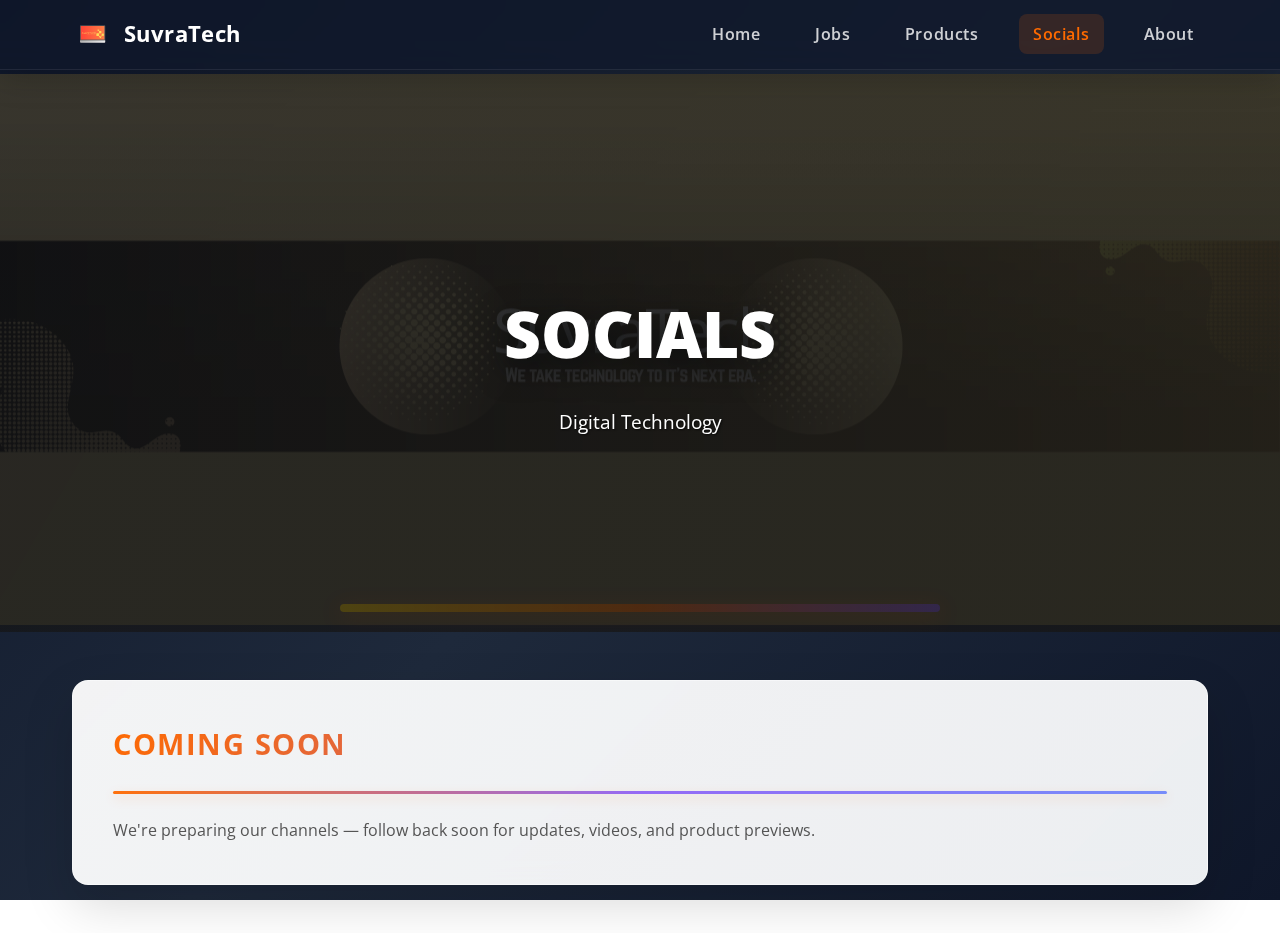
<file: socials.html>
<!DOCTYPE html>
<html lang="en">

<head>
    <meta charset="UTF-8">
    <meta name="viewport" content="width=device-width, initial-scale=1.0">
    <title>Socials - SuvraTech</title>
    <meta name="description" content="SuvraTech Socials — follow for updates and product previews.">
    <meta name="theme-color" content="#ff6a00">
    <link rel="icon" href="logo.png">
    <link rel="preconnect" href="https://fonts.googleapis.com">
    <link rel="preconnect" href="https://fonts.gstatic.com" crossorigin>
    <link href="https://fonts.googleapis.com/css2?family=Open+Sans:wght@300;400;600;700;800&display=swap" rel="stylesheet">
    <link rel="stylesheet" href="style.css">
</head>

<body>
    <!-- Sticky Navigation Bar -->
    <nav class="navbar">
        <div class="nav-container">
            <div class="brand">
                <img src="logo.png" alt="SuvraTech Logo" class="logo-img">
                <span class="brand-name">SuvraTech</span>
            </div>
            <button class="mobile-menu-btn" aria-label="Toggle menu">
                <span class="hamburger"></span>
            </button>
            <div class="nav-menu">
                <a href="index.html" class="nav-link">Home</a>
                <a href="jobs.html" class="nav-link">Jobs</a>
                <a href="products.html" class="nav-link">Products</a>
                <a href="socials.html" class="nav-link active">Socials</a>
                <a href="about.html" class="nav-link">About</a>
            </div>
        </div>
    </nav>

    <!-- Socials Hero Section -->
    <section class="hero-section">
        <div class="hero-container">
            <img src="SuvraTech Banner.png" alt="SuvraTech Socials Banner" class="hero-banner">
            <div class="hero-content">
                <h1 class="hero-title">SOCIALS</h1>
                <p class="hero-subtitle">Digital Technology</p>
            </div>
            <div class="hero-accent-bar"></div>
        </div>
    </section>

    <main class="main-content">
        <section class="content-section socials-section">
            <h2>COMING SOON</h2>
            <hr class="section-divider">
            <p style="color:var(--muted-color);">We're preparing our channels — follow back soon for updates, videos, and product previews.</p>
        </section>
    </main>
    <script src="scripts.js"></script>
</body>

</html>
</file>
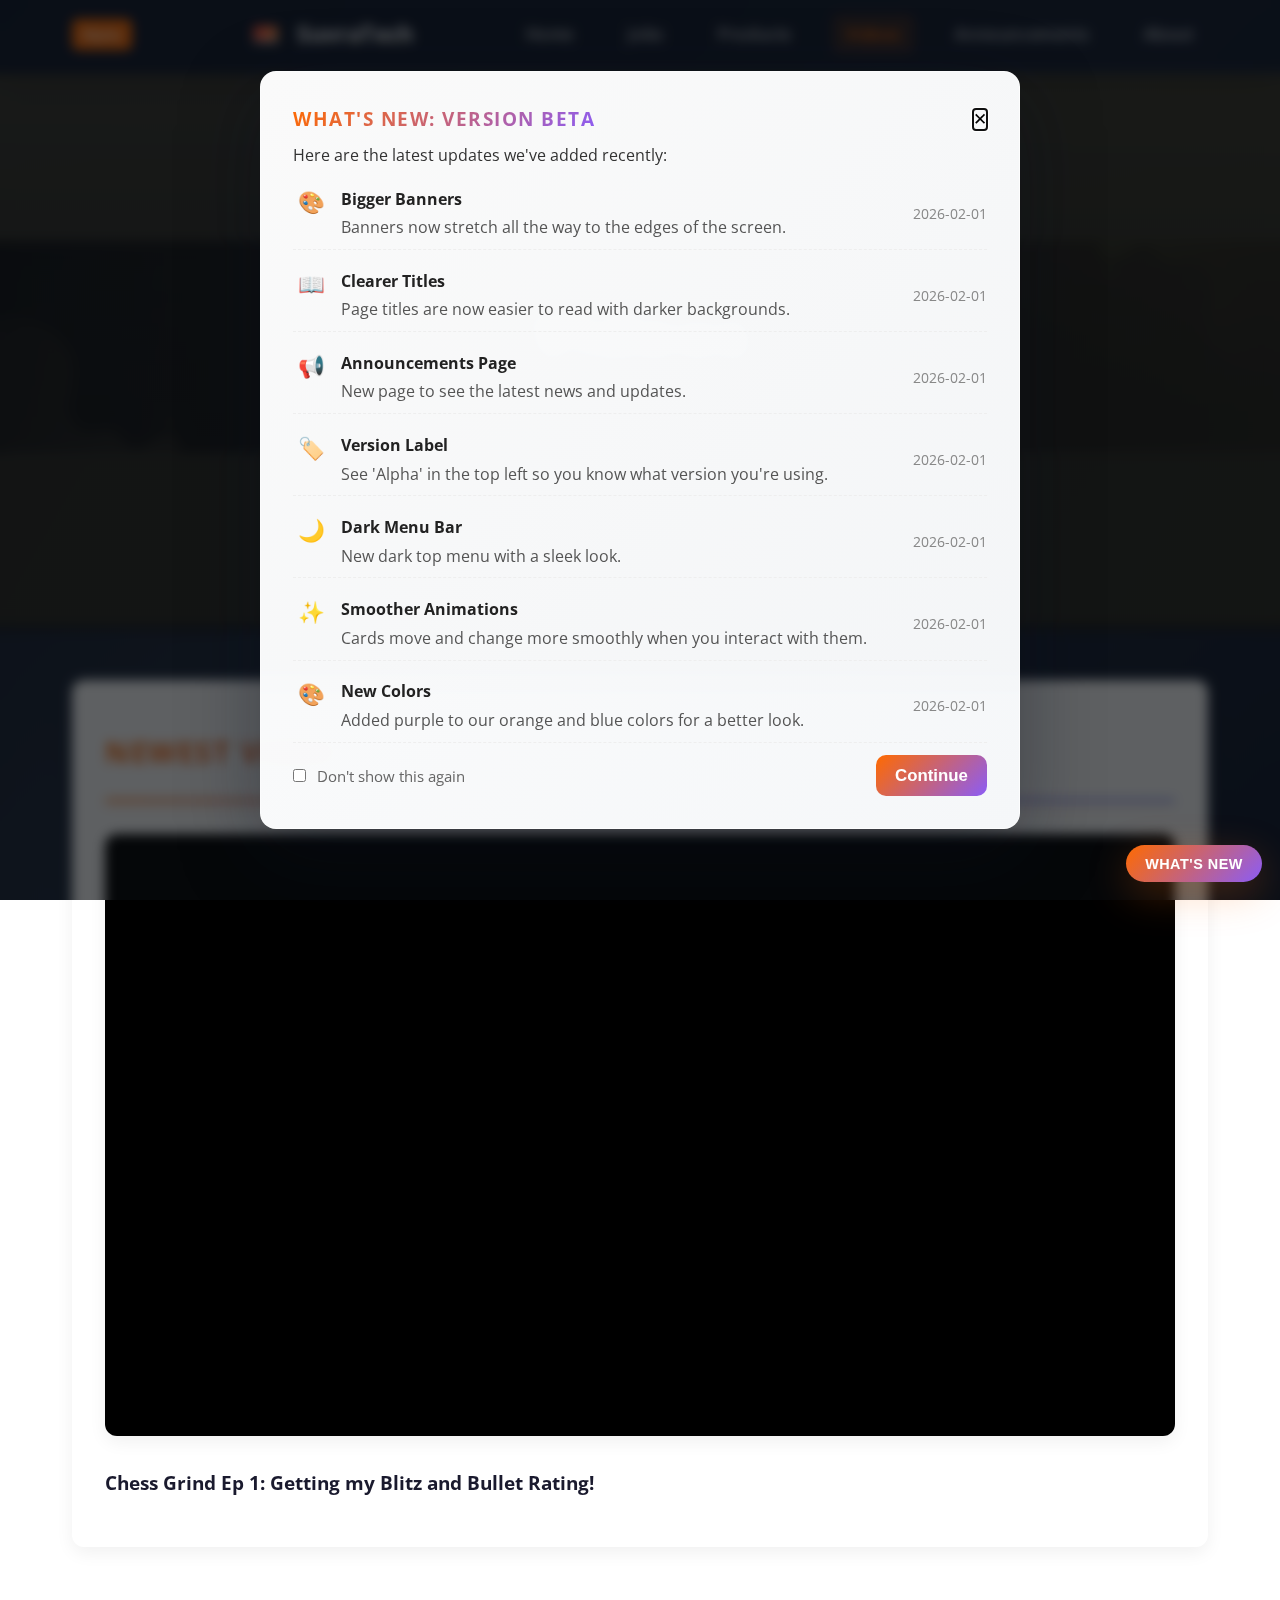
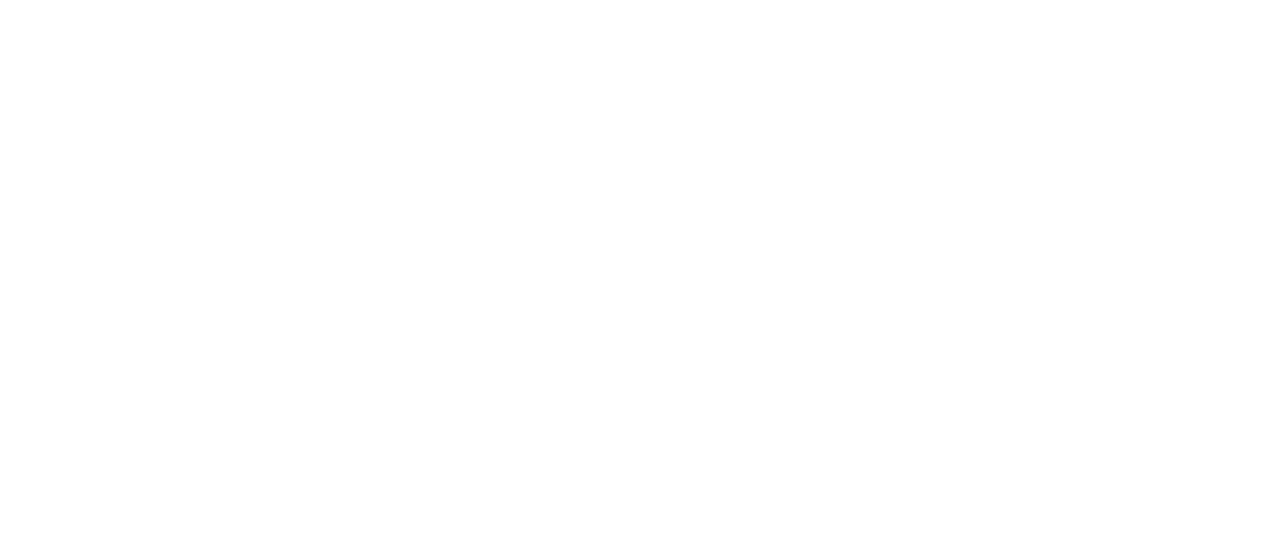
<file: videos.html>
<!DOCTYPE html>
<html lang="en">

<head>
    <meta charset="UTF-8">
    <meta name="viewport" content="width=device-width, initial-scale=1.0">
    <title>Videos - SuvraTech</title>
    <meta name="description" content="Videos from SuvraTech — top videos and latest content.">
    <meta name="theme-color" content="#ff6a00">
    <link rel="icon" href="logo.png">
    <link rel="preconnect" href="https://fonts.googleapis.com">
    <link rel="preconnect" href="https://fonts.gstatic.com" crossorigin>
    <link href="https://fonts.googleapis.com/css2?family=Open+Sans:wght@300;400;600;700;800&display=swap" rel="stylesheet">
    <link rel="stylesheet" href="style.css">
</head>

<body>
    <!-- Sticky Navigation Bar -->
    <nav class="navbar">
        <div class="nav-container">
            <div class="version-badge">Alpha</div>
            <div class="brand">
                <img src="logo.png" alt="SuvraTech Logo" class="logo-img">
                <span class="brand-name">SuvraTech</span>
            </div>
            <button class="mobile-menu-btn" aria-label="Toggle menu">
                <span class="hamburger"></span>
            </button>
            <div class="nav-menu">
                <a href="index.html" class="nav-link">Home</a>
                <a href="jobs.html" class="nav-link">Jobs</a>
                <a href="products.html" class="nav-link">Products</a>
                <a href="videos.html" class="nav-link active">Videos</a>
                <a href="announcements.html" class="nav-link">Announcements</a>
                <a href="about.html" class="nav-link">About</a>
            </div>
        </div>
    </nav>

    <!-- Videos Hero Section -->
    <section class="hero-section">
        <div class="hero-container">
            <img src="SuvraTech Banner.png" alt="SuvraTech Videos Banner" class="hero-banner">
            <div class="hero-content">
                <h1 class="hero-title">Videos</h1>
                <p class="hero-subtitle">Explore Our Latest Content</p>
            </div>
            <div class="hero-accent-bar"></div>
        </div>
    </section>

    <!-- Main Videos Content -->
    <main class="main-content">
        <!-- Newest Video Section -->
        <section class="content-section newest-video-section">
            <h2>Newest Video</h2>
            <hr class="section-divider">
            <div class="video-container">
                <iframe width="100%" height="500" src="https://www.youtube.com/embed/JG6SmLe7_3M" title="SuvraTech - Chess Grind Ep 1" frameborder="0" allow="accelerometer; autoplay; clipboard-write; encrypted-media; gyroscope; picture-in-picture" allowfullscreen></iframe>
            </div>
            <h3>Chess Grind Ep 1: Getting my Blitz and Bullet Rating!</h3>
        </section>

        <!-- Top 3 Videos Section -->
        <section class="content-section top-videos-section">
            <h2>Top 3 Videos</h2>
            <hr class="section-divider">
            <div class="videos-grid">
                <div class="video-card">
                    <div class="video-wrapper">
                        <iframe src="https://www.youtube.com/embed/Pbvvd-BxGQA" title="SuvraTech - Top Video 1" frameborder="0" allow="accelerometer; autoplay; clipboard-write; encrypted-media; gyroscope; picture-in-picture" allowfullscreen></iframe>
                    </div>
                    <h3>Geometry Dash: Normal Levels Day 1 (Polargeist Part 1)</h3>
                </div>

                <div class="video-card">
                    <div class="video-wrapper">
                        <iframe src="https://www.youtube.com/embed/BoIiSRxO-gE" title="SuvraTech - Top Video 2" frameborder="0" allow="accelerometer; autoplay; clipboard-write; encrypted-media; gyroscope; picture-in-picture" allowfullscreen></iframe>
                    </div>
                    <h3>SuvraTech Introduction</h3>
                </div>

                <div class="video-card">
                    <div class="video-wrapper">
                        <iframe src="https://www.youtube.com/embed/JG6SmLe7_3M" title="SuvraTech - Chess Grind Ep 1" frameborder="0" allow="accelerometer; autoplay; clipboard-write; encrypted-media; gyroscope; picture-in-picture" allowfullscreen></iframe>
                    </div>
                    <h3>Chess Grind Ep 1: Getting my Blitz and Bullet Rating!</h3>
                </div>
            </div>
        </section>
    </main>

    <!-- Whats New Modal (shown on first visit) -->
    <div id="whats-new-modal" class="modal" role="dialog" aria-modal="true" aria-labelledby="whats-new-title" aria-hidden="true" data-updates-version="2025-12-12">
        <div class="modal-overlay" data-modal-close></div>
        <div class="modal-panel" role="document">
            <header class="modal-header">
                <h2 id="whats-new-title">What's New: Version BETA</h2>
                <button class="modal-close" aria-label="Close what's new">✕</button>
            </header>
            <div class="modal-body">
                <p class="muted">Here are the latest updates we've added recently:</p>
                <ul class="whats-new-list">
                    <li><strong>Videos Tab</strong> — check out our newest and top videos!</li>
                </ul>
            </div>
            <footer class="modal-footer">
                <label class="dont-show">
                    <input type="checkbox" id="dont-show-again"> Don't show this again
                </label>
                <button class="btn btn-primary modal-close" data-action="close">Continue</button>
            </footer>
        </div>
    </div>

    <script src="scripts.js"></script>
    <!-- Quick open button for What's New -->
    <button id="show-whats-new" class="whats-new-button" aria-label="Show What's New">What's New</button>
</body>

</html>
</file>
<file: style.css>
/* Reset and Base Styles */
* {
    margin: 0;
    padding: 0;
    box-sizing: border-box;
}

/* Brand color variables: primary = yellow/orange, secondary = blue */
:root{
    --brand-yellow: #ffd600;
    --brand-orange: #ff6a00;
    --brand-blue: #6a82fb;
    --brand-purple: #8b5cf6;
    --text-color: #1a1a2e;
    --muted-color: #555;
    --light-gray: #f8f9fa;
    --border-gray: #e9ecef;
}

/* Layout & scale variables */
:root {
    --container-width: 1200px;
    --radius: 12px;
    --gap: 1.5rem;
    --elevation-1: 0 6px 18px rgba(0,0,0,0.06);
    --elevation-2: 0 10px 30px rgba(0,0,0,0.08);
}

body {
    font-family: 'Open Sans', 'Segoe UI', Tahoma, Geneva, Verdana, sans-serif;
    /* Modern gradient background */
    background: linear-gradient(135deg, #0f172a 0%, #1e293b 50%, #0f172a 100%);
    background-attachment: fixed;
    color: var(--text-color);
    line-height: 1.6;
    padding-top: 74px; /* space for fixed navbar */
    -webkit-font-smoothing:antialiased;
    -moz-osx-font-smoothing:grayscale;
}

/* Sticky Navigation Bar */
.navbar {
    position: fixed;
    top: 0;
    left: 0;
    right: 0;
    background: rgba(15, 23, 42, 0.75);
    backdrop-filter: blur(12px);
    border-bottom: 1px solid rgba(255, 255, 255, 0.08);
    box-shadow: 0 8px 32px rgba(0, 0, 0, 0.2);
    z-index: 1000;
    padding: 0.9rem 0;
}

.nav-container {
    max-width: var(--container-width);
    margin: 0 auto;
    display: flex;
    justify-content: space-between;
    align-items: center;
    padding: 0 2rem;
}

.version-badge {
    font-size: 0.75rem;
    font-weight: 700;
    color: white;
    background: var(--brand-orange);
    padding: 0.35rem 0.7rem;
    border-radius: 6px;
    letter-spacing: 0.5px;
    margin-right: 1rem;
}

.brand {
    display: flex;
    align-items: center;
    gap: 12px;
}

.logo-img {
    height: 40px;
    width: auto;
}

.brand-name {
    font-size: 1.35rem;
    font-weight: 700;
    color: white;
    letter-spacing: 0.4px;
}

.nav-menu {
    display: flex;
    align-items: center;
    gap: 1.6rem;
}

.nav-link {
    color: rgba(255, 255, 255, 0.8);
    text-decoration: none;
    font-weight: 600;
    transition: all 220ms ease;
    padding: 0.45rem 0.9rem;
    border-radius: 8px;
    letter-spacing: 0.6px;
}

.nav-link:hover {
    color: var(--brand-yellow);
    transform: translateY(-2px);
    background: rgba(255, 214, 0, 0.1);
}
.nav-link.active {
    color: var(--brand-yellow);
    background: rgba(255, 214, 0, 0.15);
}

/* Hero Section */
.hero-section {
    position: relative;
    height: 62vh;
    min-height: 420px;
    overflow: hidden;
    width: 100vw;
    margin-left: calc(-50vw + 50%);
}

.hero-container {
    position: relative;
    width: 100%;
    height: 100%;
}

.hero-banner {
    width: 100%;
    height: 100%;
    object-fit: cover;
    object-position: center center;
    filter: saturate(0.5) contrast(0.9) brightness(0.45);
    /* gentle slow-zoom for subtle motion (reduced intensity) */
    transform-origin: center center;
    /* slower, subtler zoom */
    animation: hero-slow-zoom 30s ease-in-out infinite alternate;
    will-change: transform;
}

/* dark overlay to improve text contrast */
.hero-section::before{
    /* subtle moving overlay gradient to add depth */
    content: '';
    position: absolute;
    inset: 0;
    background: linear-gradient(120deg, rgba(106,130,251,0.06), rgba(255,214,0,0.04) 50%, transparent 75%);
    background-size: 240% 240%;
    z-index: 1;
    pointer-events: none;
    opacity: 0.95;
    animation: overlay-drift 18s linear infinite;
}

.hero-section::after{
    content: '';
    position: absolute;
    inset: 0;
    background: linear-gradient(180deg, rgba(20,20,20,0.55) 0%, rgba(20,20,20,0.75) 60%);
    z-index:2;
}

.hero-banner-wrap {
    position: absolute;
    inset: 0;
    overflow: hidden;
    z-index: 0;
}

.hero-content{ z-index:3 }

.hero-content {
    position: absolute;
    top: 50%;
    left: 50%;
    transform: translate(-50%, -50%);
    text-align: center;
    color: white;
    z-index: 3;
}

.hero-title {
    font-size: clamp(2.4rem, 6vw, 4rem);
    font-weight: 800;
    margin-bottom: 0.5rem;
    text-shadow: 0 8px 32px rgba(7,10,14,0.8);
    color: white;
    padding: 0.85rem 1.6rem;
    display: inline-block;
}

.hero-subtitle {
    font-size: 1.2rem;
    font-weight: 400;
    opacity: 0.9;
    text-shadow: 1px 1px 2px rgba(0, 0, 0, 0.7);
}

.hero-accent-bar {
    position: absolute;
    bottom: 20px;
    left: 50%;
    transform: translateX(-50%);
    width: 60%;
    max-width: 600px;
    height: 8px;
    background: linear-gradient(90deg, var(--brand-yellow), var(--brand-orange), var(--brand-purple));
    border-radius: 10px;
    box-shadow: 0 4px 20px rgba(255, 106, 0, 0.5);
}

/* Hero text entrance animations */

.hero-title {
    animation: hero-fade-up 700ms cubic-bezier(.2,.9,.3,1) both;
    animation-delay: 100ms;
}

.hero-subtitle {
    animation: hero-fade-up 700ms cubic-bezier(.2,.9,.3,1) both;
    animation-delay: 240ms;
}

.hero-accent-bar {
    /* softer, slower pulse */
    animation: hero-pulse 4s ease-in-out infinite;
    opacity: 0.98;
}

@keyframes hero-slow-zoom {
    0% { transform: scale(1.02); }
    100% { transform: scale(1); }
}

@keyframes overlay-drift {
    0% { background-position: 0% 50%; }
    50% { background-position: 100% 50%; }
    100% { background-position: 0% 50%; }
}

@keyframes hero-fade-up {
    0% { opacity: 0; transform: translateY(18px) scale(0.997); }
    100% { opacity: 1; transform: translateY(0) scale(1); }
}

@keyframes hero-pulse {
    0% { transform: translateY(0); filter: blur(0); }
    50% { transform: translateY(-1px); filter: blur(0.15px); }
    100% { transform: translateY(0); filter: blur(0); }
}

/* Main Content */
.main-content {
    max-width: 1200px;
    margin: 3rem auto;
    padding: 0 2rem;
}

.content-section {
    background: linear-gradient(135deg, rgba(255, 255, 255, 0.95) 0%, rgba(248, 250, 252, 0.95) 100%);
    border-radius: 16px;
    box-shadow: 0 20px 50px rgba(0, 0, 0, 0.15);
    padding: 2.5rem;
    margin-bottom: 2.5rem;
    transition: all 300ms cubic-bezier(0.23, 1, 0.320, 1);
    border: 1px solid rgba(255, 255, 255, 0.5);
    backdrop-filter: blur(10px);
}

.content-section:hover {
    transform: translateY(-8px);
    box-shadow: 0 30px 60px rgba(255, 106, 0, 0.15);
}

/* Video Section */
.video-section {
    padding: 1.5rem;
}

.video-wrap {
    position: relative;
    width: 100%;
    padding-bottom: 56.25%;
    /* 16:9 aspect ratio */
    height: 0;
    overflow: hidden;
    border-radius: 12px;
    box-shadow: 0 10px 30px rgba(16,24,40,0.06);
}

.video-wrap iframe {
    position: absolute;
    top: 0;
    left: 0;
    width: 100%;
    height: 100%;
    border: 0;
    border-radius: 12px;
}

/* Section Headings */
h2 {
    color: var(--brand-orange);
    font-size: 1.8rem;
    font-weight: 700;
    margin-bottom: 1.2rem;
    text-transform: uppercase;
    letter-spacing: 1.5px;
    background: linear-gradient(135deg, var(--brand-orange), var(--brand-purple));
    -webkit-background-clip: text;
    -webkit-text-fill-color: transparent;
    background-clip: text;
}

.section-divider {
    border: none;
    height: 3px;
    background: linear-gradient(90deg, rgba(255,106,0,0.95), rgba(139,92,246,0.9), rgba(106,130,251,0.9));
    margin: 1.5rem 0;
    border-radius: 2px;
    box-shadow: 0 4px 12px rgba(255, 106, 0, 0.2);
}

/* Welcome Section */
.welcome-section p {
    font-size: 1.1rem;
    line-height: 1.8;
    color: #555;
}

/* Socials Section */
.socials-section {
    background: linear-gradient(135deg, rgba(255, 255, 255, 0.95), rgba(248, 250, 252, 0.95));
    backdrop-filter: blur(10px);
}

.social-link {
    font-size: 1.1rem;
    margin-top: 1rem;
}

.social-link a {
    color: #222;
    text-decoration: none;
    font-weight: 600;
    border-bottom: 2px solid var(--brand-orange);
    transition: all 0.3s ease;
}

.social-link a:hover {
    color: var(--brand-orange);
    border-bottom-color: transparent;
}

/* Coming Soon badge */
.coming-soon {
    display: inline-block;
    background: linear-gradient(135deg, var(--brand-yellow), var(--brand-orange));
    color: white;
    font-weight: 700;
    text-transform: uppercase;
    padding: 0.4rem 0.9rem;
    border-radius: 8px;
    box-shadow: 0 4px 15px rgba(255, 106, 0, 0.3);
    font-size: 0.95rem;
    letter-spacing: 0.8px;
    border: 1px solid rgba(255, 255, 255, 0.3);
}

.coming-soon::before {
    content: "\1F51C ";
    margin-right: 0.2rem;
}

/* Scroll reveal animations */
.reveal {
    opacity: 0;
    transform: translateY(20px) scale(0.995);
    transition: opacity 600ms cubic-bezier(.2,.9,.3,1), transform 600ms cubic-bezier(.2,.9,.3,1);
    will-change: opacity, transform;
}
.reveal.reveal-visible {
    opacity: 1;
    transform: translateY(0) scale(1);
}

/* Slightly different timing for hero elements */
.hero-content .reveal {
    transition-duration: 700ms;
    transition-delay: 120ms;
}

/* Respect reduced motion preferences */
@media (prefers-reduced-motion: reduce) {
    .reveal {
        transition: none;
        transform: none;
        opacity: 1;
    }

    /* Disable hero animations for reduced motion */
    .hero-banner,
    .hero-title,
    .hero-subtitle,
    .hero-accent-bar {
        animation: none !important;
        transition: none !important;
        transform: none !important;
    }

    /* Also stop overlay drift */
    .hero-section::before { animation: none !important; }
}

/* Next Product Section */
.next-product-section {
    background: linear-gradient(135deg, #fafafa, #f0f0f0);
}

.product-name {
    font-size: 1.2rem;
    color: var(--brand-blue);
    font-weight: 600;
}

/* Newest Products Section */
.newest-products-section p {
    font-size: 1.1rem;
    margin-bottom: 0.5rem;
    color: #444;
}

/* Product placeholder grid (Coming Soon) */
.product-grid {
    display: grid;
    grid-template-columns: repeat(auto-fit, minmax(220px, 1fr));
    gap: 1.5rem;
    margin-top: 1.5rem;
}

.product-card {
    background: white;
    border-radius: 12px;
    padding: 1.25rem;
    box-shadow: 0 6px 18px rgba(0,0,0,0.06);
    border: 1px solid #f0f0f0;
    text-align: center;
    transition: transform 0.25s ease;
}

.product-card.disabled {
    opacity: 0.98;
    pointer-events: none;
}

.product-placeholder {
    width: 100%;
    height: 140px;
    border: 2px dashed #eee;
    border-radius: 8px;
    margin: 0 auto 1rem auto;
    display: block;
    background: linear-gradient(180deg, rgba(0,0,0,0.01), transparent);
}

.product-title {
    font-weight: 700;
    color: var(--text-color);
    margin-bottom: 0.5rem;
}

.product-card .coming-soon {
    font-size: 0.85rem;
    padding: 0.2rem 0.5rem;
}

@media (max-width: 480px) {
    .product-placeholder { height: 120px; }
}

/* Responsive Design */
@media (max-width: 768px) {
    body {
        padding-top: 60px;
    }

    .nav-container {
        padding: 0 1rem;
    }

    .nav-menu {
        gap: 1rem;
    }

    .nav-link {
        padding: 0.3rem 0.6rem;
        font-size: 0.9rem;
    }

    .hero-section, .jobs-hero-section, .products-hero-section, .about-hero-section, .announcements-hero-section {
        height: 50vh;
        min-height: 300px;
    }

    .hero-accent-bar {
        width: 80%;
    }

    .main-content {
        padding: 0 1rem;
        margin: 2rem auto;
    }

    .content-section {
        padding: 1.5rem;
        margin-bottom: 1.5rem;
    }

    h2 {
        font-size: 1.5rem;
    }
}

@media (max-width: 480px) {
    .nav-menu {
        gap: 0.5rem;
    }

    .nav-link {
        font-size: 0.8rem;
        padding: 0.2rem 0.4rem;
    }

    .brand-name {
        font-size: 1.2rem;
    }

    .logo-img {
        height: 32px;
    }
}

/* Jobs Page Specific Styles */

/* Active Navigation Link */
.nav-link.active {
    color: var(--brand-orange);
    background: rgba(255, 106, 0, 0.15);
    font-weight: 600;
}

/* Jobs Hero Section */
.jobs-hero-section {
    /* Keep jobs hero visually consistent with the main hero */
    position: relative;
    height: 62vh;
    min-height: 420px;
    overflow: hidden;
    width: 100vw;
    margin-left: calc(-50vw + 50%);
}

/* Jobs Introduction */
.jobs-intro-section {
    background: linear-gradient(135deg, var(--brand-blue), var(--brand-orange));
    color: white;
}

.jobs-intro-section h2 {
    color: white;
}

.jobs-intro-section p {
    font-size: 1.2rem;
    line-height: 1.8;
    opacity: 0.95;
}

/* Jobs Grid */
.jobs-grid {
    display: grid;
    grid-template-columns: repeat(auto-fit, minmax(350px, 1fr));
    gap: 2rem;
    margin-top: 2rem;
}

/* Job Cards */
.job-card {
    background: linear-gradient(135deg, rgba(255, 255, 255, 0.95), rgba(248, 250, 252, 0.95));
    border-radius: 16px;
    padding: 2.5rem;
    box-shadow: 0 10px 40px rgba(0, 0, 0, 0.08);
    border: 1px solid rgba(255, 255, 255, 0.6);
    transition: all 300ms cubic-bezier(0.23, 1, 0.320, 1);
    position: relative;
    overflow: hidden;
    backdrop-filter: blur(10px);
}

.job-card::before {
    content: '';
    position: absolute;
    top: 0;
    left: 0;
    right: 0;
    height: 5px;
    background: linear-gradient(90deg, var(--brand-orange), var(--brand-purple), var(--brand-blue));
}

.job-card:hover {
    transform: translateY(-12px);
    box-shadow: 0 20px 60px rgba(255, 106, 0, 0.2);
}

/* No jobs message */
.no-jobs { display:grid; place-items:center }
.no-jobs-card{ background:#fff; padding:2.5rem; border-radius:12px; box-shadow:0 8px 30px rgba(0,0,0,0.06); text-align:center; max-width:700px }
.no-jobs-card h3{ font-size:1.6rem; color:#222; margin-bottom:0.8rem }
.no-jobs-card p{ color:#555 }

/* Product image helper */
.product-image{ display:block; margin:0 auto; max-width:680px; width:100%; height:auto; border-radius:6px }

.job-header {
    display: flex;
    justify-content: space-between;
    align-items: flex-start;
    margin-bottom: 1rem;
}

.job-title {
    font-size: 1.4rem;
    font-weight: 600;
    color: #222;
    margin: 0;
}

.job-type {
    background: #e8f5e8;
    color: #2e7d32;
    padding: 0.3rem 0.8rem;
    border-radius: 20px;
    font-size: 0.85rem;
    font-weight: 500;
}

.job-details {
    margin-bottom: 1rem;
}

.job-location,
.job-salary {
    font-size: 0.95rem;
    color: #666;
    margin: 0.3rem 0;
}

.job-description {
    color: #444;
    line-height: 1.6;
    margin-bottom: 1.5rem;
}

.job-skills {
    display: flex;
    flex-wrap: wrap;
    gap: 0.5rem;
    margin-bottom: 1.5rem;
}

.skill-tag {
    background: #f5f7ff;
    color: var(--brand-blue);
    padding: 0.4rem 0.8rem;
    border-radius: 999px;
    font-size: 0.85rem;
    font-weight: 600;
    border: 1px solid rgba(106,130,251,0.08);
}

.apply-btn {
    background: linear-gradient(135deg, var(--brand-orange), var(--brand-purple));
    color: white;
    border: none;
    padding: 0.95rem 1.8rem;
    border-radius: 12px;
    font-weight: 700;
    cursor: pointer;
    transition: all 200ms cubic-bezier(0.23, 1, 0.320, 1);
    display: inline-block;
    font-size: 1rem;
    text-transform: uppercase;
    letter-spacing: 0.5px;
    box-shadow: 0 8px 20px rgba(255, 106, 0, 0.3);
}

.apply-btn:hover {
    transform: translateY(-4px);
    box-shadow: 0 15px 40px rgba(255, 106, 0, 0.4);
}

/* Benefits Grid */
.benefits-grid {
    display: grid;
    grid-template-columns: repeat(auto-fit, minmax(250px, 1fr));
    gap: 2rem;
    margin-top: 2rem;
}

.benefit-card {
    text-align: center;
    padding: 2.5rem 1.5rem;
    background: linear-gradient(135deg, rgba(255, 255, 255, 0.95), rgba(248, 250, 252, 0.95));
    border-radius: 14px;
    transition: all 300ms cubic-bezier(0.23, 1, 0.320, 1);
    border: 1px solid rgba(255, 255, 255, 0.5);
    backdrop-filter: blur(10px);
}

.benefit-card:hover {
    transform: translateY(-12px);
    box-shadow: 0 20px 50px rgba(255, 106, 0, 0.15);
}

.benefit-icon {
    font-size: 3rem;
    margin-bottom: 1rem;
}

.benefit-card h3 {
    font-size: 1.2rem;
    color: #222;
    margin-bottom: 0.8rem;
}

.benefit-card p {
    color: #666;
    line-height: 1.6;
}

/* Application Process */
.process-steps {
    display: flex;
    flex-direction: column;
    gap: 2rem;
    margin-top: 2rem;
}

.step {
    display: flex;
    align-items: flex-start;
    gap: 1.5rem;
    padding: 2rem;
    background: linear-gradient(135deg, rgba(255, 255, 255, 0.95), rgba(248, 250, 252, 0.95));
    border-radius: 12px;
    border-left: 5px solid var(--brand-blue);
    transition: all 300ms ease;
    backdrop-filter: blur(10px);
}

.step:hover {
    box-shadow: 0 12px 40px rgba(106, 130, 251, 0.15);
    transform: translateX(8px);
}

.step-number {
    background: linear-gradient(135deg, var(--brand-orange), var(--brand-purple));
    color: white;
    width: 48px;
    height: 48px;
    border-radius: 50%;
    display: flex;
    align-items: center;
    justify-content: center;
    font-weight: 700;
    font-size: 1.2rem;
    flex-shrink: 0;
    box-shadow: 0 8px 20px rgba(255, 106, 0, 0.3);
}

.step-content h3 {
    color: #222;
    margin-bottom: 0.5rem;
    font-size: 1.1rem;
}

.step-content p {
    color: #666;
    line-height: 1.6;
    margin: 0;
}

/* Contact Section */
.contact-section {
    background: linear-gradient(135deg, #f8f9ff, #fff);
    text-align: center;
}

.contact-info {
    margin-top: 2rem;
    display: flex;
    justify-content: center;
    gap: 3rem;
    flex-wrap: wrap;
}

.contact-info p {
    font-size: 1.1rem;
    color: #444;
    margin: 0;
}

/* Whats New Modal */
.modal {
    position: fixed;
    inset: 0;
    display: none; /* toggled via JS */
    align-items: center;
    justify-content: center;
    z-index: 2000;
}
.modal[aria-hidden="false"] { display: flex; }

.modal-overlay {
    position: absolute;
    inset: 0;
    background: rgba(8,10,14,0.65);
    backdrop-filter: blur(6px);
    transition: opacity 260ms ease;
}

.modal-panel {
    position: relative;
    width: min(760px, calc(100% - 3rem));
    background: linear-gradient(135deg, rgba(255, 255, 255, 0.98), rgba(248, 250, 252, 0.98));
    border-radius: 16px;
    box-shadow: 0 25px 80px rgba(10,14,30,0.35);
    padding: 2rem;
    max-height: 86vh;
    overflow: auto;
    z-index: 1;
    transform: translateY(12px) scale(0.995);
    opacity: 0;
    transition: opacity 320ms cubic-bezier(.2,.9,.3,1), transform 320ms cubic-bezier(.2,.9,.3,1);
    border: 1px solid rgba(255, 255, 255, 0.6);
    backdrop-filter: blur(10px);
}

.modal[aria-hidden="false"] .modal-panel {
    transform: translateY(0) scale(1);
    opacity: 1;
}

.modal-header {
    display: flex;
    align-items: center;
    justify-content: space-between;
    gap: 1rem;
    margin-bottom: 0.5rem;
}

.modal-header h2 { font-size: 1.2rem; color: var(--brand-orange); margin:0 }
.modal-close { background:none; border:none; font-size:1.05rem; cursor:pointer }

.modal-body { color: #333; line-height:1.6; margin-bottom: 0.8rem }
.whats-new-list { margin: 0.6rem 0 0 1.1rem; color:#444 }
.whats-new-list li { margin-bottom:0.6rem }

/* Update item styles */
.whats-new-list { list-style: none; padding: 0; margin-left: 0; }
.update-item {
    display: flex;
    align-items: flex-start;
    gap: 0.75rem;
    padding: 0.55rem 0;
    border-bottom: 1px dashed #eee;
}
.update-icon {
    font-size: 1.35rem;
    line-height: 1;
    width: 36px;
    text-align: center;
    margin-top: 4px;
}
.update-body { flex: 1; }
.update-title { font-weight: 700; color: #222; margin-bottom: 0.2rem }
.update-desc { color: #555; font-size: 0.98rem }
.update-date { font-size: 0.85rem; color: #888; margin-left: 0.6rem; white-space: nowrap; align-self: center }

/* Floating What's New button (bottom-right) */
.whats-new-button {
    position: fixed;
    right: 18px;
    bottom: 18px;
    z-index: 2100;
    background: linear-gradient(135deg, var(--brand-orange), var(--brand-purple));
    color: white;
    border: none;
    padding: 0.65rem 1.2rem;
    border-radius: 50px;
    box-shadow: 0 12px 40px rgba(255,106,0,0.25);
    font-weight: 700;
    cursor: pointer;
    transition: all 200ms cubic-bezier(0.23, 1, 0.320, 1);
    text-transform: uppercase;
    letter-spacing: 0.5px;
    font-size: 0.9rem;
}
.whats-new-button:hover { 
    transform: translateY(-4px); 
    box-shadow: 0 18px 50px rgba(255,106,0,0.35); 
}

@media (max-width: 480px) {
    .whats-new-button { right: 12px; bottom: 12px; padding: 0.45rem 0.7rem; font-size: 0.95rem }
}

.modal-footer { display:flex; align-items:center; justify-content:space-between; gap:1rem }
.dont-show { color:#666; font-size:0.95rem }
.dont-show input { margin-right:0.45rem }

.btn { 
    padding: 0.65rem 1.2rem; 
    border-radius: 10px; 
    cursor: pointer; 
    border: none;
    font-weight: 700;
    transition: all 200ms ease;
}
.btn-primary { 
    background: linear-gradient(135deg, var(--brand-orange), var(--brand-purple)); 
    color: white;
}

.btn-primary:hover {
    transform: translateY(-2px);
    box-shadow: 0 8px 20px rgba(255, 106, 0, 0.3);
}

/* Respect reduced motion: keep modal simple */
@media (prefers-reduced-motion: reduce) {
    .modal-panel { transition: none !important; transform: none !important; opacity: 1 !important }
    .modal-overlay { transition: none !important }
}

/* Responsive Design for Jobs Page */
@media (max-width: 768px) {
    .jobs-grid {
        grid-template-columns: 1fr;
        gap: 1.5rem;
    }
    
    .job-card {
        padding: 1.5rem;
    }
    
    .job-header {
        flex-direction: column;
        gap: 0.5rem;
        align-items: flex-start;
    }
    
    .benefits-grid {
        grid-template-columns: 1fr;
        gap: 1.5rem;
    }
    
    .step {
        flex-direction: column;
        text-align: center;
        gap: 1rem;
    }
    
    .contact-info {
        flex-direction: column;
        gap: 1rem;
    }
}

@media (max-width: 480px) {
    .jobs-hero-section {
        height: 40vh;
        min-height: 280px;
    }
    
    .job-skills {
        justify-content: center;
    }
    
    .skill-tag {
        font-size: 0.8rem;
        padding: 0.3rem 0.6rem;
    }
}

/* Mobile Navigation Styles */
.mobile-menu-btn {
    display: none;
    background: none;
    border: none;
    padding: 0.5rem;
    cursor: pointer;
}

.hamburger {
    display: block;
    width: 24px;
    height: 2px;
    background: var(--brand-orange);
    position: relative;
    transition: all 0.3s ease;
}

.hamburger::before,
.hamburger::after {
    content: '';
    position: absolute;
    width: 24px;
    height: 2px;
    background: var(--brand-orange);
    transition: all 0.3s ease;
}

.hamburger::before {
    top: -6px;
}

.hamburger::after {
    bottom: -6px;
}

/* Mobile Responsive Styles */
@media (max-width: 768px) {
    html, body {
        overflow-x: hidden;
        position: relative;
        width: 100%;
        -webkit-overflow-scrolling: touch;
    }

    body.menu-open {
        overflow: hidden;
    }

    .container {
        padding: 0 1rem;
        width: 100%;
    }

    .mobile-menu-btn {
        display: block;
        z-index: 1001;
        position: relative;
    }

    .nav-menu {
        position: fixed;
        top: 0;
        right: -100%;
        width: 100%;
        height: 100vh;
        background: white;
        flex-direction: column;
        justify-content: center;
        padding: 2rem;
        transition: right 0.3s ease;
        overflow-y: auto;
        -webkit-overflow-scrolling: touch;
    }

    .nav-menu.active {
        right: 0;
    }

    .mobile-menu-btn.active .hamburger {
        background: transparent;
    }

    .mobile-menu-btn.active .hamburger::before {
        top: 0;
        transform: rotate(45deg);
    }

    .mobile-menu-btn.active .hamburger::after {
        bottom: 0;
        transform: rotate(-45deg);
    }

    .brand-name {
        font-size: 1.1rem;
    }

    .logo-img {
        height: 1.75rem;
    }

    /* Hero sections */
    .hero-section, .jobs-hero-section, .products-hero-section, .about-hero-section, .announcements-hero-section {
        height: 40vh;
        min-height: 300px;
    }

    .hero-content {
        padding: 1rem;
    }

    .hero-title {
        font-size: 2rem;
    }

    .hero-subtitle {
        font-size: 1rem;
    }

    /* Content sections */
    .section-title {
        font-size: 1.75rem;
        margin: 2rem 0;
    }

    .grid {
        grid-template-columns: 1fr;
        gap: 1.5rem;
        padding: 0 1rem;
    }

    .card {
        padding: 1.5rem;
        width: 100%;
        max-width: 100%;
        margin: 0 auto;
    }

    /* Improve touch targets */
    .nav-link {
        padding: 1rem;
        display: block;
        width: 100%;
        text-align: center;
    }

    /* Ensure content is not hidden under fixed header */
    main {
        padding-top: 60px;
    }

    /* Improve scrolling experience */
    .container {
        overflow-x: hidden;
        max-width: 100%;
    }

    /* Better spacing for mobile */
    section {
        padding: 2rem 0;
        margin: 0;
        width: 100%;
    }
}

/* About Hero Section */
.about-hero-section {
    position: relative;
    width: 100vw;
    height: 60vh;
    min-height: 400px;
    overflow: hidden;
    margin-bottom: 4rem;
    margin-left: calc(-50vw + 50%);
}

/* Announcements Hero Section */
.announcements-hero-section {
    position: relative;
    height: 62vh;
    min-height: 420px;
    overflow: hidden;
    width: 100vw;
    margin-left: calc(-50vw + 50%);
}

/* About Content Section */
.about-grid {
    display: grid;
    grid-template-columns: repeat(auto-fit, minmax(300px, 1fr));
    gap: var(--gap);
    padding: 2rem 0;
}

.about-item {
    background: white;
    padding: 2rem;
    border-radius: var(--radius);
    box-shadow: var(--elevation-1);
    transition: transform 0.3s ease, box-shadow 0.3s ease;
}

.about-item:hover {
    transform: translateY(-5px);
    box-shadow: var(--elevation-2);
}

.about-item h2 {
    color: var(--brand-orange);
    margin-bottom: 1rem;
    font-size: 1.5rem;
}

.about-item p {
    color: var(--muted-color);
    line-height: 1.6;
}

/* Responsive adjustments */
@media (max-width: 768px) {
    .about-hero-section {
        height: 40vh;
    }
    
    .about-grid {
        grid-template-columns: 1fr;
    }
}

/* Videos Section Styles */
.video-container {
    margin: 2rem 0;
    border-radius: var(--radius);
    overflow: hidden;
    box-shadow: var(--elevation-1);
    background: #000;
    aspect-ratio: 16 / 9;
}

.video-container iframe {
    display: block;
    width: 100%;
    height: 100%;
}

.newest-video-section {
    background: white;
    padding: 3rem 2rem;
    margin-bottom: 3rem;
    border-radius: var(--radius);
    box-shadow: var(--elevation-1);
}

.top-videos-section {
    background: white;
    padding: 3rem 2rem;
    border-radius: var(--radius);
    box-shadow: var(--elevation-1);
}

.videos-grid {
    display: grid;
    grid-template-columns: repeat(auto-fit, minmax(320px, 1fr));
    gap: 2rem;
    margin-top: 2rem;
}

.video-card {
    background: linear-gradient(135deg, rgba(255, 255, 255, 0.95), rgba(248, 250, 252, 0.95));
    border-radius: 14px;
    overflow: hidden;
    transition: all 300ms cubic-bezier(0.23, 1, 0.320, 1);
    box-shadow: 0 10px 40px rgba(0, 0, 0, 0.08);
    border: 1px solid rgba(255, 255, 255, 0.5);
    backdrop-filter: blur(10px);
}

.video-card:hover {
    transform: translateY(-12px);
    box-shadow: 0 20px 60px rgba(255, 106, 0, 0.15);
}

.video-wrapper {
    position: relative;
    width: 100%;
    padding-bottom: 56.25%; /* 16:9 aspect ratio */
    height: 0;
    overflow: hidden;
    background: #000;
}

.video-wrapper iframe {
    position: absolute;
    top: 0;
    left: 0;
    width: 100%;
    height: 100%;
    border: none;
}

.video-card h3 {
    color: var(--brand-orange);
    font-size: 1.2rem;
    margin: 1.5rem 1.5rem 0.5rem 1.5rem;
    font-weight: 700;
}

.video-description {
    color: var(--muted-color);
    font-size: 0.95rem;
    margin: 0 1.5rem 1.5rem 1.5rem;
    line-height: 1.5;
}

@media (max-width: 768px) {
    .videos-grid {
        grid-template-columns: 1fr;
        gap: 1.5rem;
    }
    
    .video-container {
        aspect-ratio: auto;
        height: 300px;
    }
    
    .newest-video-section,
    .top-videos-section {
        padding: 2rem 1.5rem;
    }
}

/* Intro video wrapper for smaller display */
.intro-video-wrapper {
    max-width: 600px;
    margin: 0 auto;
}

/* Announcement Items */
.announcement-item {
    background: linear-gradient(135deg, rgba(255, 255, 255, 0.95), rgba(248, 250, 252, 0.95));
    padding: 2rem;
    border-radius: 12px;
    border-left: 5px solid var(--brand-orange);
    margin-bottom: 1.5rem;
    box-shadow: 0 8px 24px rgba(0, 0, 0, 0.08);
    transition: all 300ms ease;
    backdrop-filter: blur(10px);
}

.announcement-item:hover {
    transform: translateX(8px);
    box-shadow: 0 12px 40px rgba(255, 106, 0, 0.15);
}

.announcement-item h3 {
    color: var(--brand-orange);
    font-size: 1.4rem;
    margin-bottom: 0.5rem;
    font-weight: 700;
}

.announcement-date {
    color: var(--muted-color);
    font-size: 0.9rem;
    margin-bottom: 1rem;
    font-weight: 600;
}

.announcement-item p {
    color: #444;
    line-height: 1.7;
}
</file>
